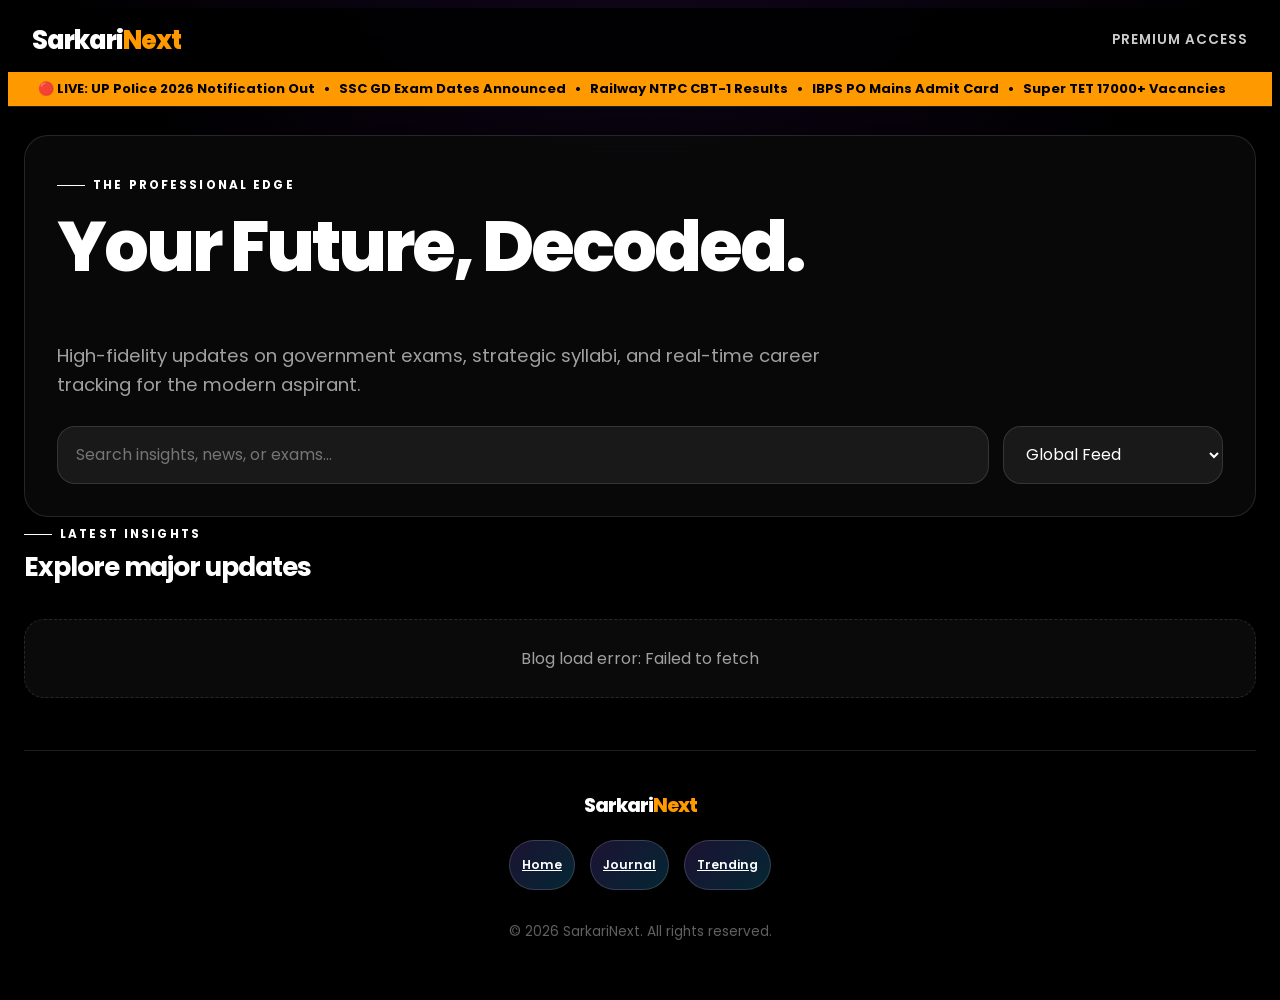
<file: blog/index.html>
<!DOCTYPE html>
<html lang="en">
<head>
  <meta charset="UTF-8" />
  <meta name="viewport" content="width=device-width, initial-scale=1.0" />
  <title>SarkariNext Blog | Premium Career Insights</title>
  <meta name="description" content="Stay ahead with high-fidelity updates on government exams, syllabi, and trend analysis." />
  <link rel="preconnect" href="https://fonts.googleapis.com" />
  <link rel="preconnect" href="https://fonts.gstatic.com" crossorigin />
  <link href="https://fonts.googleapis.com/css2?family=Poppins:wght@400;500;600;700;800&display=swap" rel="stylesheet" />
  <link rel="stylesheet" href="./blog.css" />
</head>
<body>

  <header class="topbar">
    <div class="navShell">
      <a class="logo" href="../index.html">Sarkari<span>Next</span></a>
      <div style="margin-left: auto; color: #fff; font-weight: 600; font-size: 0.85rem; opacity: 0.8; letter-spacing: 1px;">PREMIUM ACCESS</div>
    </div>
    <!-- LIVE TICKER SYNC -->
    <div class="ticker-row">
      <div class="ticker-track">
        <span>🔴 LIVE: UP Police 2026 Notification Out &nbsp;&nbsp;•&nbsp;&nbsp; SSC GD Exam Dates Announced &nbsp;&nbsp;•&nbsp;&nbsp; Railway NTPC CBT-1 Results &nbsp;&nbsp;•&nbsp;&nbsp; IBPS PO Mains Admit Card &nbsp;&nbsp;•&nbsp;&nbsp; Super TET 17000+ Vacancies</span>
        <span>🔴 LIVE: UP Police 2026 Notification Out &nbsp;&nbsp;•&nbsp;&nbsp; SSC GD Exam Dates Announced &nbsp;&nbsp;•&nbsp;&nbsp; Railway NTPC CBT-1 Results &nbsp;&nbsp;•&nbsp;&nbsp; IBPS PO Mains Admit Card &nbsp;&nbsp;•&nbsp;&nbsp; Super TET 17000+ Vacancies</span>
      </div>
    </div>
  </header>

  <main class="container mainShell">
    <section class="hero reveal">
      <div class="heroCopy">
        <span class="eyebrow">The Professional Edge</span>
        <h1>Your Future, Decoded.</h1>
        <p>High-fidelity updates on government exams, strategic syllabi, and real-time career tracking for the modern aspirant.</p>

        <div class="filters">
          <input id="searchInput" type="text" placeholder="Search insights, news, or exams..." />
          <select id="categorySelect">
            <option value="all">Global Feed</option>
          </select>
        </div>
      </div>
    </section>

    <section class="contentLayoutFull">
      <div class="sectionHead reveal">
        <div>
          <span class="sectionKicker">LATEST INSIGHTS</span>
          <h2>Explore major updates</h2>
        </div>
      </div>

      <div id="blogGrid" class="grid">
        <!-- Dynamic Cards -->
      </div>
    </section>
  </main>

  <footer class="footer">
    <div class="container" style="text-align: center; border-top: 1px solid var(--border); padding-top: 40px;">
      <a class="logo" href="#" style="font-size: 1.2rem; margin-bottom: 20px; display: inline-block;">Sarkari<span>Next</span></a>
      <div style="display: flex; justify-content: center; gap: 15px; margin-bottom: 30px;">
        <a href="../index.html" class="tag">Home</a>
        <a href="./index.html" class="tag">Journal</a>
        <a href="#" class="tag">Trending</a>
      </div>
      <p style="font-size: 0.85rem; opacity: 0.6;">&copy; <span id="year"></span> SarkariNext. All rights reserved.</p>
    </div>
  </footer>

  <script>
    document.getElementById("year").innerText = new Date().getFullYear();
  </script>
  <script src="./blog.js" defer></script>

</body>
</html>
</file>
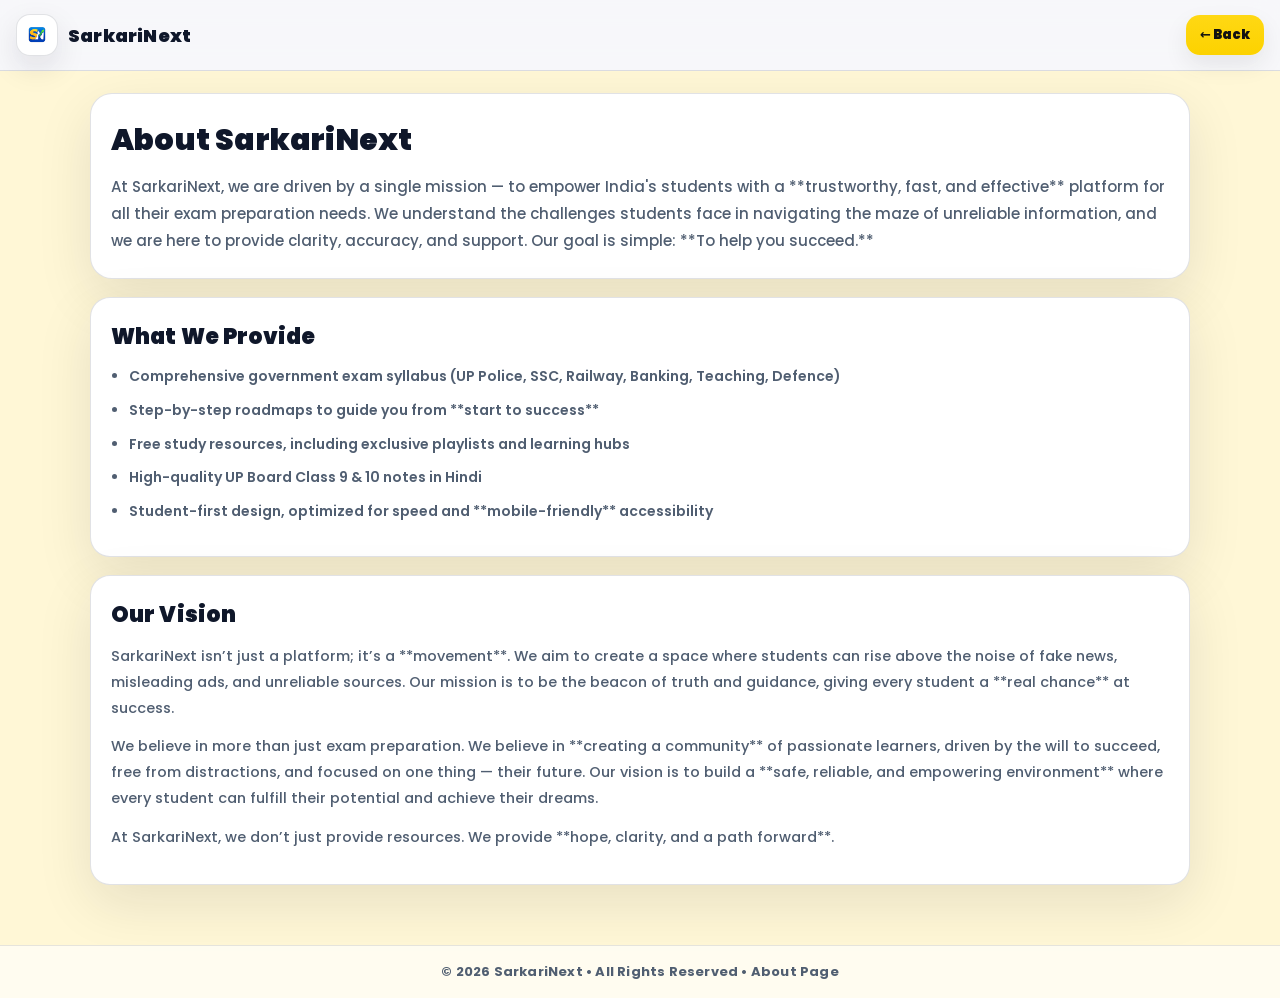
<file: about.html>
<!DOCTYPE html>
<html lang="en">
<head>
  <meta charset="UTF-8" />
  <meta name="viewport" content="width=device-width, initial-scale=1.0" />
  <title>About – SarkariNext</title>
  <link rel="icon" type="image/png" href="./favicon.png" />
  <link href="https://fonts.googleapis.com/css2?family=Poppins:wght@300;400;500;600;700;800&display=swap" rel="stylesheet" />
  <link rel="stylesheet" href="./css/pages.css" />
</head>

<body>

<header class="pg-topbar">
  <div class="pg-brand">
    <img src="./favicon.png" alt="SarkariNext Logo" />
    <span>SarkariNext </span>
  </div>
  <button class="pg-back" onclick="history.back()">← Back</button>
</header>

<main class="pg-wrap">

  <!-- HERO SECTION -->
  <section class="pg-hero">
    <h1>About SarkariNext</h1>
    <p>
      At SarkariNext, we are driven by a single mission — to empower India's students with a **trustworthy, fast, and effective** platform for all their exam preparation needs. We understand the challenges students face in navigating the maze of unreliable information, and we are here to provide clarity, accuracy, and support. Our goal is simple: **To help you succeed.**
    </p>
  </section>

  <!-- WHAT WE PROVIDE SECTION -->
  <section class="pg-card">
    <h2>What We Provide</h2>
    <ul class="pg-list">
      <li>Comprehensive government exam syllabus (UP Police, SSC, Railway, Banking, Teaching, Defence)</li>
      <li>Step-by-step roadmaps to guide you from **start to success**</li>
      <li>Free study resources, including exclusive playlists and learning hubs</li>
      <li>High-quality UP Board Class 9 & 10 notes in Hindi</li>
      <li>Student-first design, optimized for speed and **mobile-friendly** accessibility</li>
    </ul>
  </section>

  <!-- OUR VISION SECTION -->
  <section class="pg-card">
    <h2>Our Vision</h2>
    <p>
      SarkariNext isn’t just a platform; it’s a **movement**. We aim to create a space where students can rise above the noise of fake news, misleading ads, and unreliable sources. Our mission is to be the beacon of truth and guidance, giving every student a **real chance** at success.  
    </p>
    <p>
      We believe in more than just exam preparation. We believe in **creating a community** of passionate learners, driven by the will to succeed, free from distractions, and focused on one thing — their future. Our vision is to build a **safe, reliable, and empowering environment** where every student can fulfill their potential and achieve their dreams.
    </p>
    <p>
      At SarkariNext, we don’t just provide resources. We provide **hope, clarity, and a path forward**.
    </p>
  </section>

</main>

<footer class="pg-footer">
  © 2026 SarkariNext • All Rights Reserved • About Page
</footer>

</body>
</html>
</file>
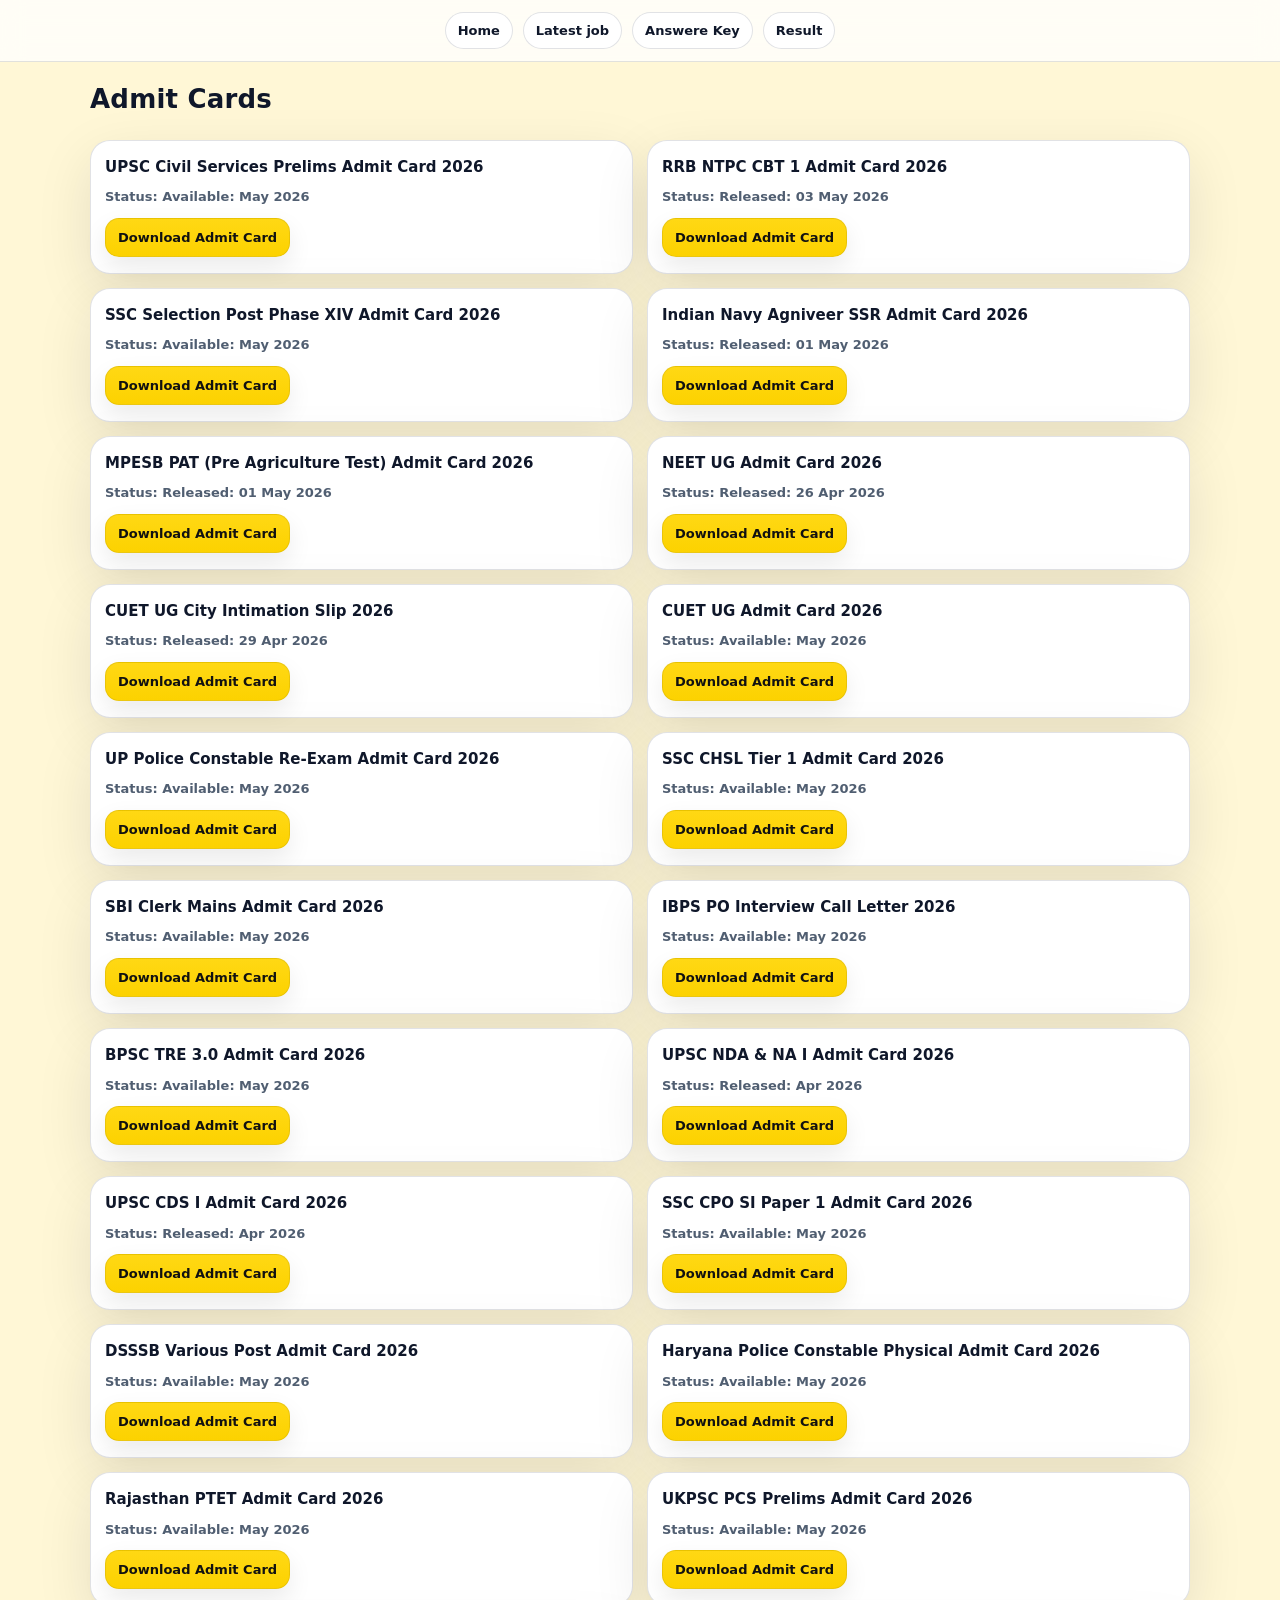
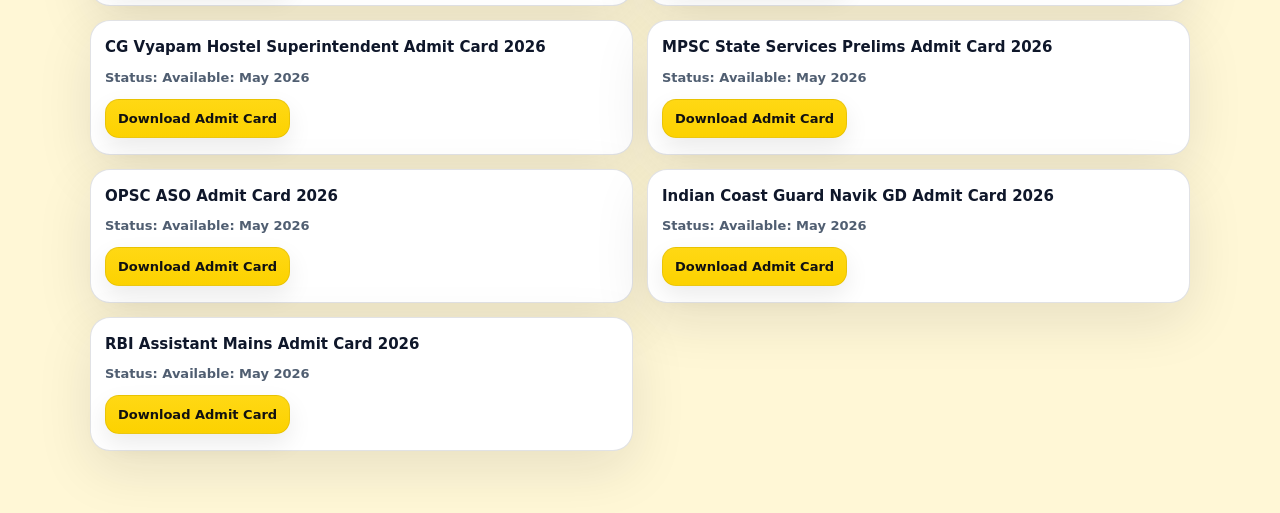
<file: admit.html>
<!DOCTYPE html>
<html lang="en">
<head>
<meta charset="UTF-8">
<title>Admit Card – SarkariNext</title>
<meta name="description" content="Download latest government exam admit cards.">
<link rel="stylesheet" href="./css/sarkaristyle.css">
  <link rel="icon" type="image/png" href="./favicon.png">
</head>
<body>

<header class="top-bar">
   <a href="./index.html">Home</a>
  
<a href="./latest_job.html">Latest job</a>
<a href="./answere_key.html">Answere Key</a>
<a href="./result.html">Result</a>
</header>

<h1 class="page-title"> Admit Cards</h1>
<div id="admitList" class="card-container"></div>

<script src="./js/admit.js" defer></script>
</body>
</html>
</file>
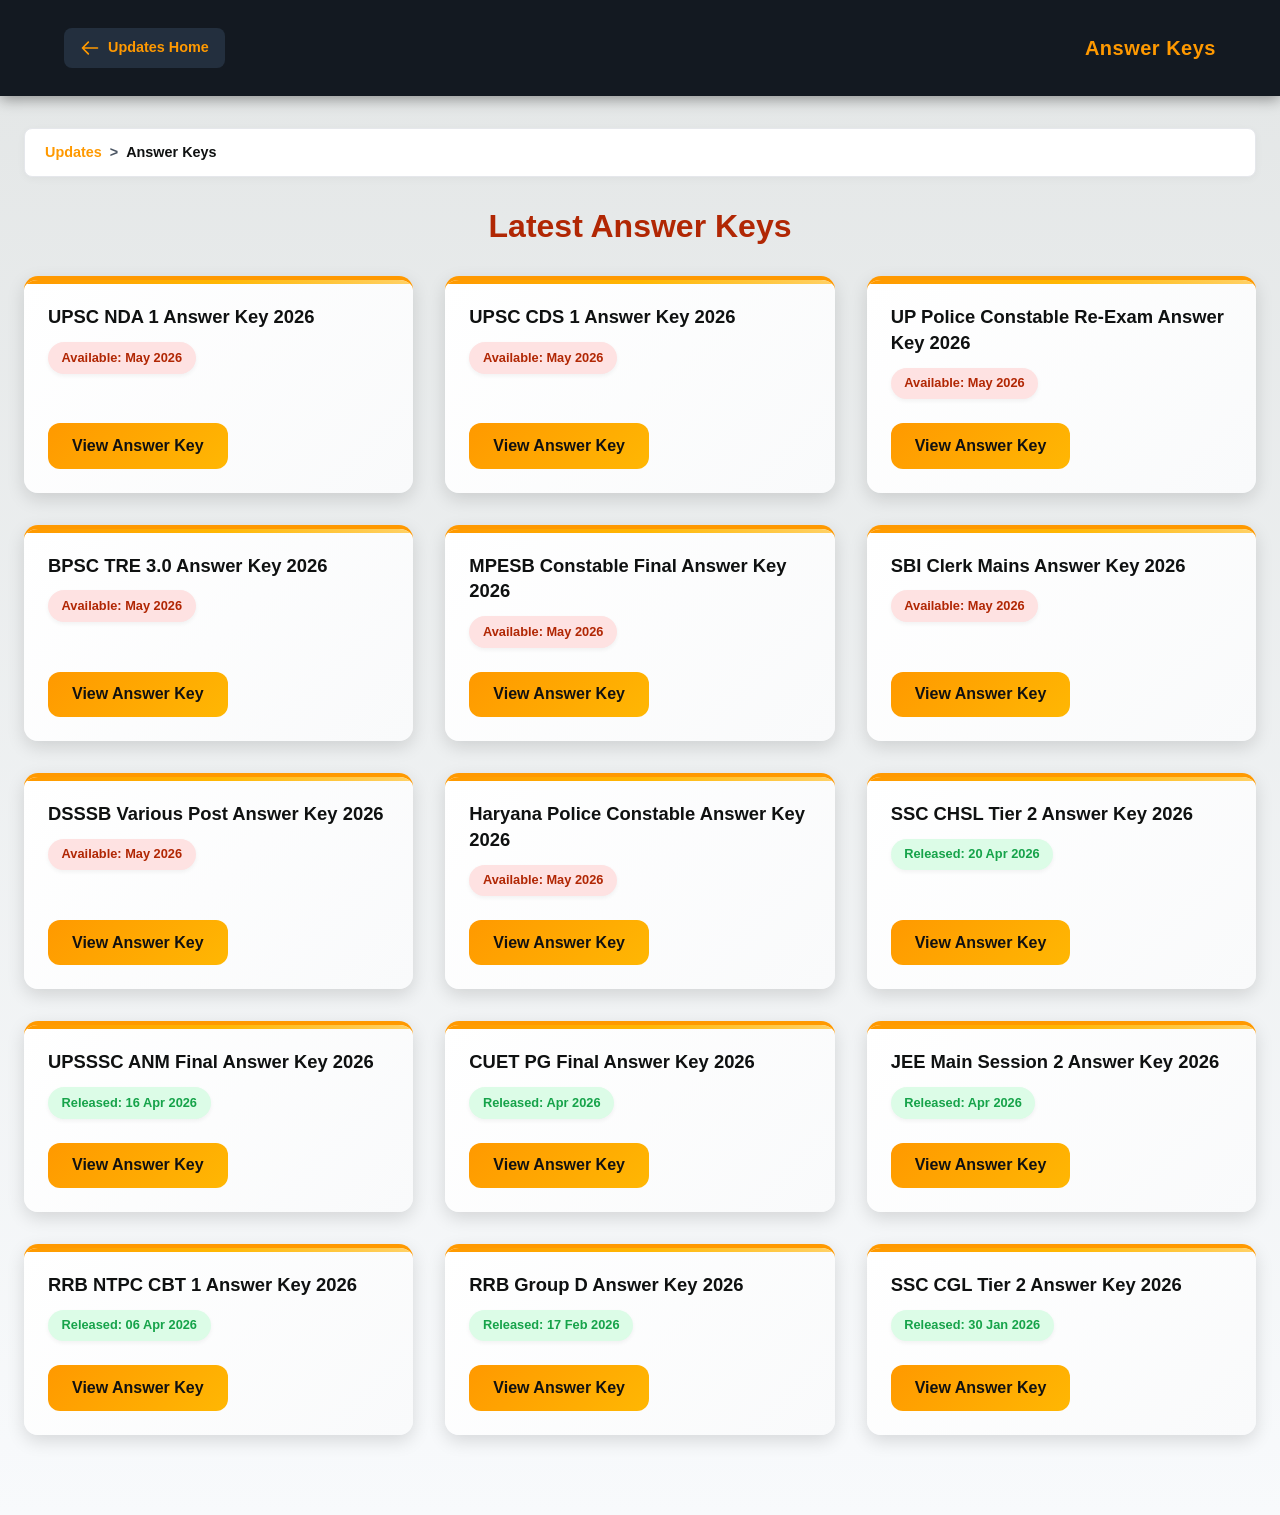
<file: answer.html>
<!DOCTYPE html>
<html lang="en">
<head>
    <meta charset="UTF-8">
    <meta name="viewport" content="width=device-width, initial-scale=1.0">
    <title>Latest Answer Keys - Sarkari Updates</title>
    <link href="https://fonts.googleapis.com/css2?family=Inter:wght@400;500;600;700&display=swap" rel="stylesheet">
    <link rel="stylesheet" href="css/updates.css">
</head>
<body class="updates-body" data-page-type="answer">

    <header class="up-header">
        <a href="updates.html" class="back-btn">
            <svg width="20" height="20" fill="none" stroke="currentColor" viewBox="0 0 24 24"><path stroke-linecap="round" stroke-linejoin="round" stroke-width="2" d="M10 19l-7-7m0 0l7-7m-7 7h18"></path></svg>
            Updates Home
        </a>
        <h1>Answer Keys</h1>
    </header>

    <div class="up-container">
        <div class="breadcrumb">
            <a href="updates.html">Updates</a> > <span>Answer Keys</span>
        </div>
        
        <h1 class="up-page-title">Latest Answer Keys</h1>
        
        <div id="updatesList" class="up-grid">
            <!-- Rendered via list.js -->
        </div>
    </div>

    <!-- Scripts -->
    <script src="js/data.js"></script>
    <script src="js/list.js"></script>
</body>
</html>
</file>
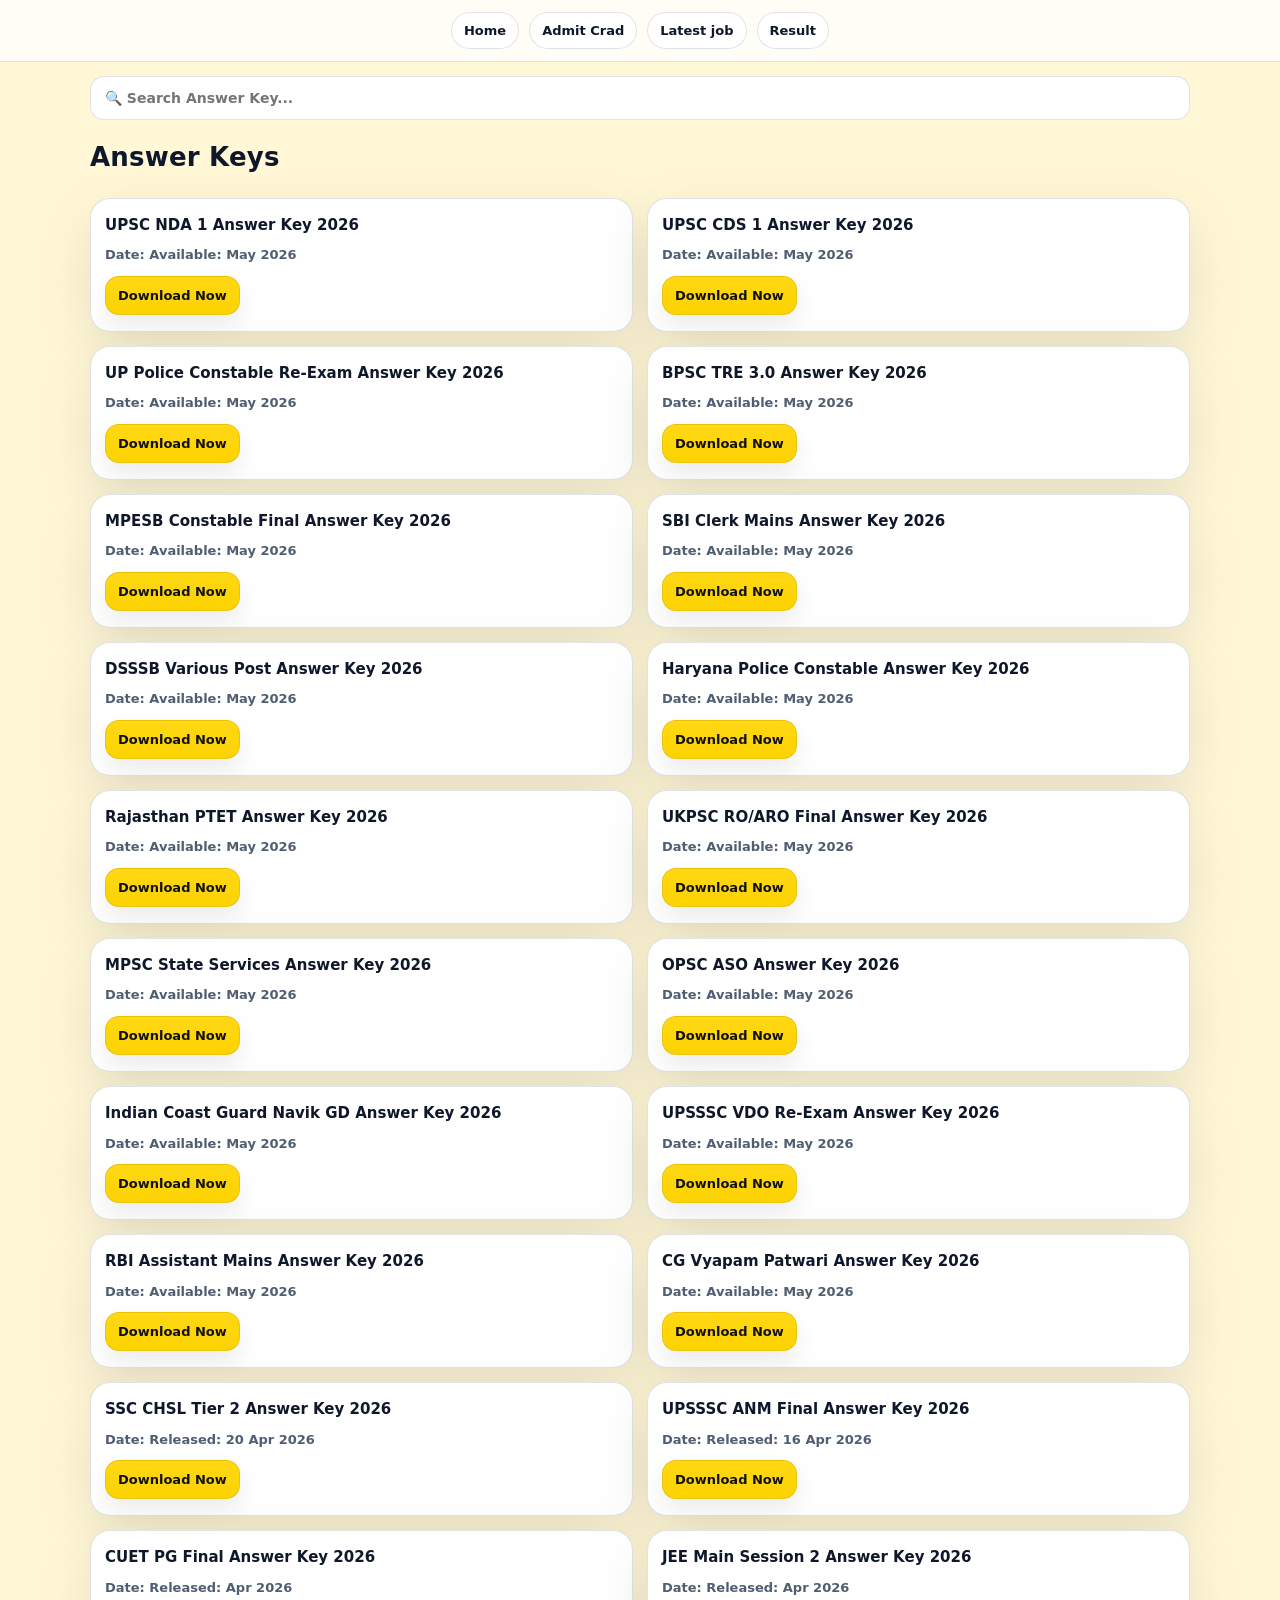
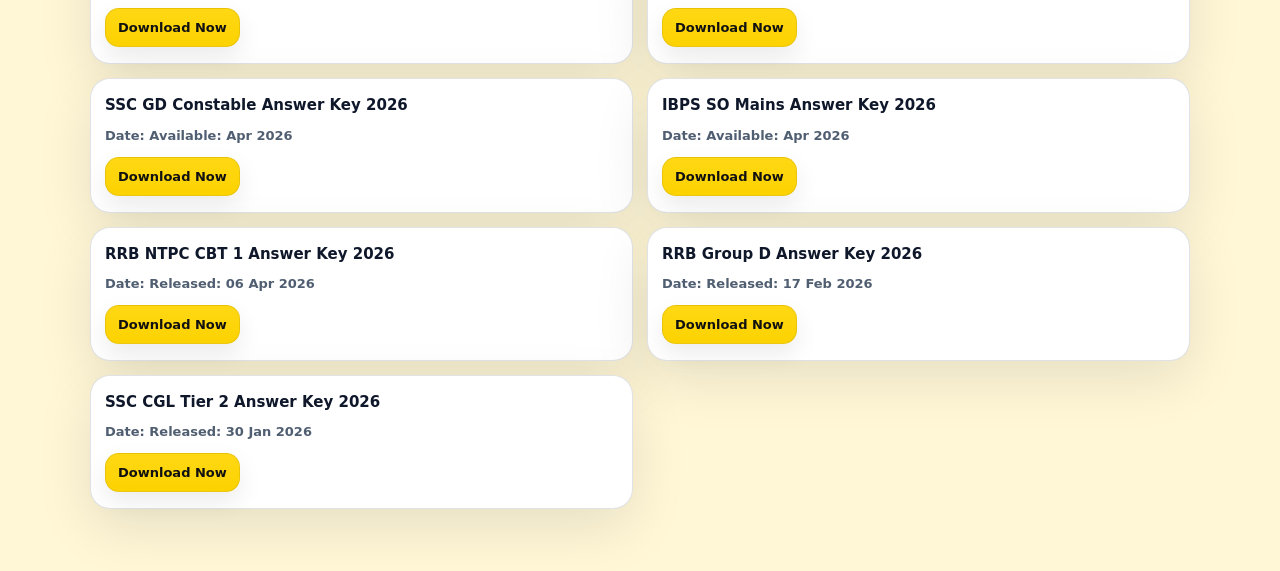
<file: answere_key.html>
<!DOCTYPE html>
<html lang="en">
<head>
<meta charset="UTF-8">
<title>Answer Key – SarkariNext</title>
<meta name="description" content="Latest government exam answer keys.">
<link rel="stylesheet" href="./css/sarkaristyle.css">
  <link rel="icon" type="image/png" href="./favicon.png">
</head>
<body>

<header class="top-bar">

  <a href="./index.html">Home</a>
<a href="./admit.html">Admit Crad</a>
<a href="./latest_job.html">Latest job</a>
<a href="./result.html">Result</a>
</header>
<div class="top-tools">
  <input type="text" id="searchBox" placeholder="🔍 Search Answer Key...">
</div>

<h1 class="page-title"> Answer Keys</h1>
<div id="answerList" class="card-container"></div>

<script src="./js/answere.js" defer></script>
</body>
</html>
</file>
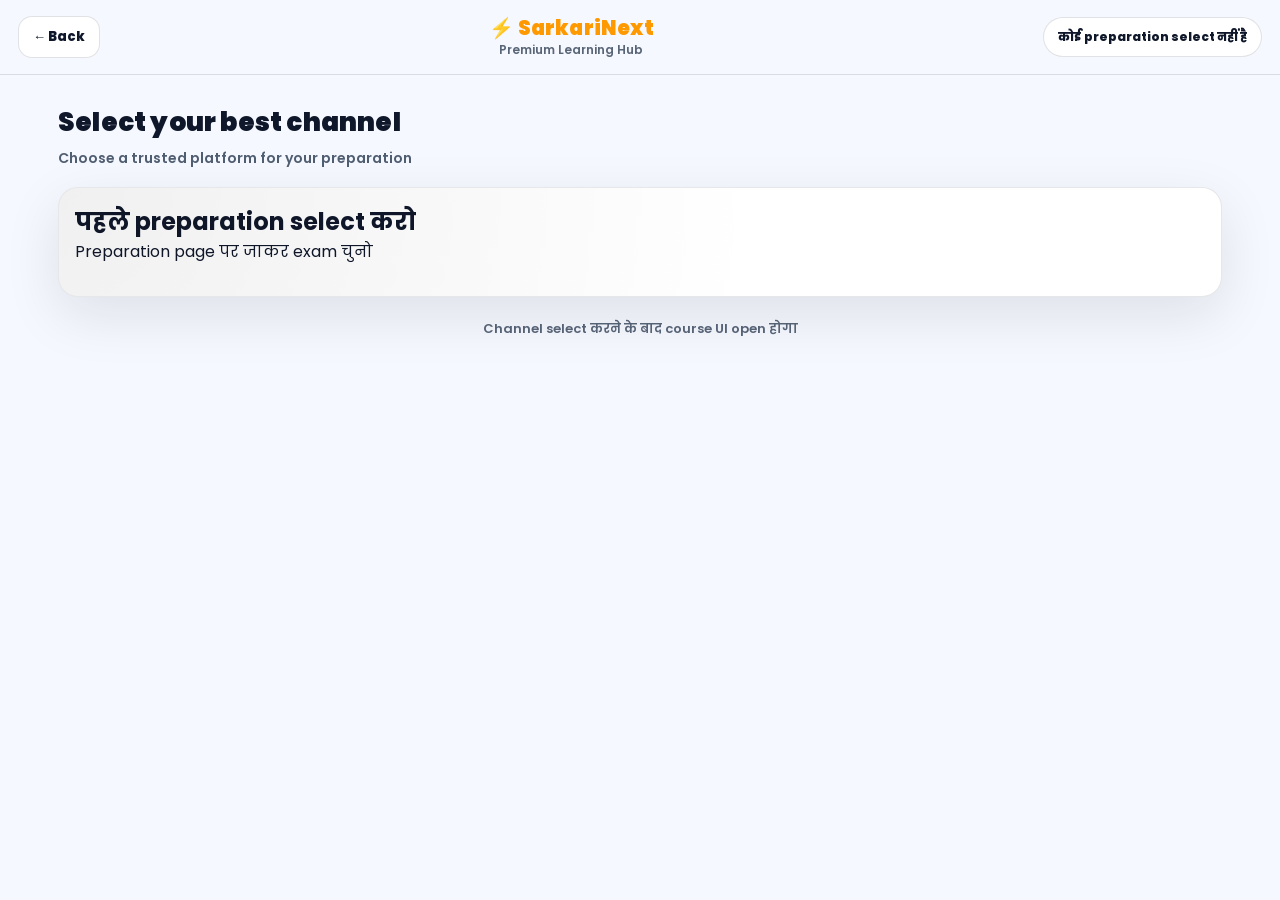
<file: channels.html>
<!DOCTYPE html>
<html lang="en">
<head>
  <meta charset="UTF-8" />
  <title>SarkariNext – Select Channel</title>
  <meta name="viewport" content="width=device-width, initial-scale=1.0, viewport-fit=cover">

  <link href="https://fonts.googleapis.com/css2?family=Poppins:wght@300;400;500;600;700;800;900&display=swap" rel="stylesheet">
  <link rel="stylesheet" href="./css/channels.css">
  <link rel="icon" type="image/png" href="./favicon.png">
</head>

<body>

  <!-- TOP BAR -->
  <header class="topbar">
    <button class="back-btn" onclick="window.location.href='prepare.html'">← Back</button>

    <div class="brand">
      <h1>⚡ SarkariNext</h1>
      <p>Premium Learning Hub</p>
    </div>

    <div id="prepName" class="prep-pill">Loading...</div>
  </header>

  <!-- MAIN -->
  <main class="main">
    <section class="hero">
      <h2>Select your best channel</h2>
      <p>Choose a trusted platform for your preparation</p>
    </section>

    <!-- GRID (ONLY ONE) -->
    <section class="grid" id="channelGrid"></section>

    <div class="note">
      Channel select करने के बाद course UI open होगा
    </div>
  </main>

  <script src="./js/channels.js"></script>
</body>
</html>
</file>
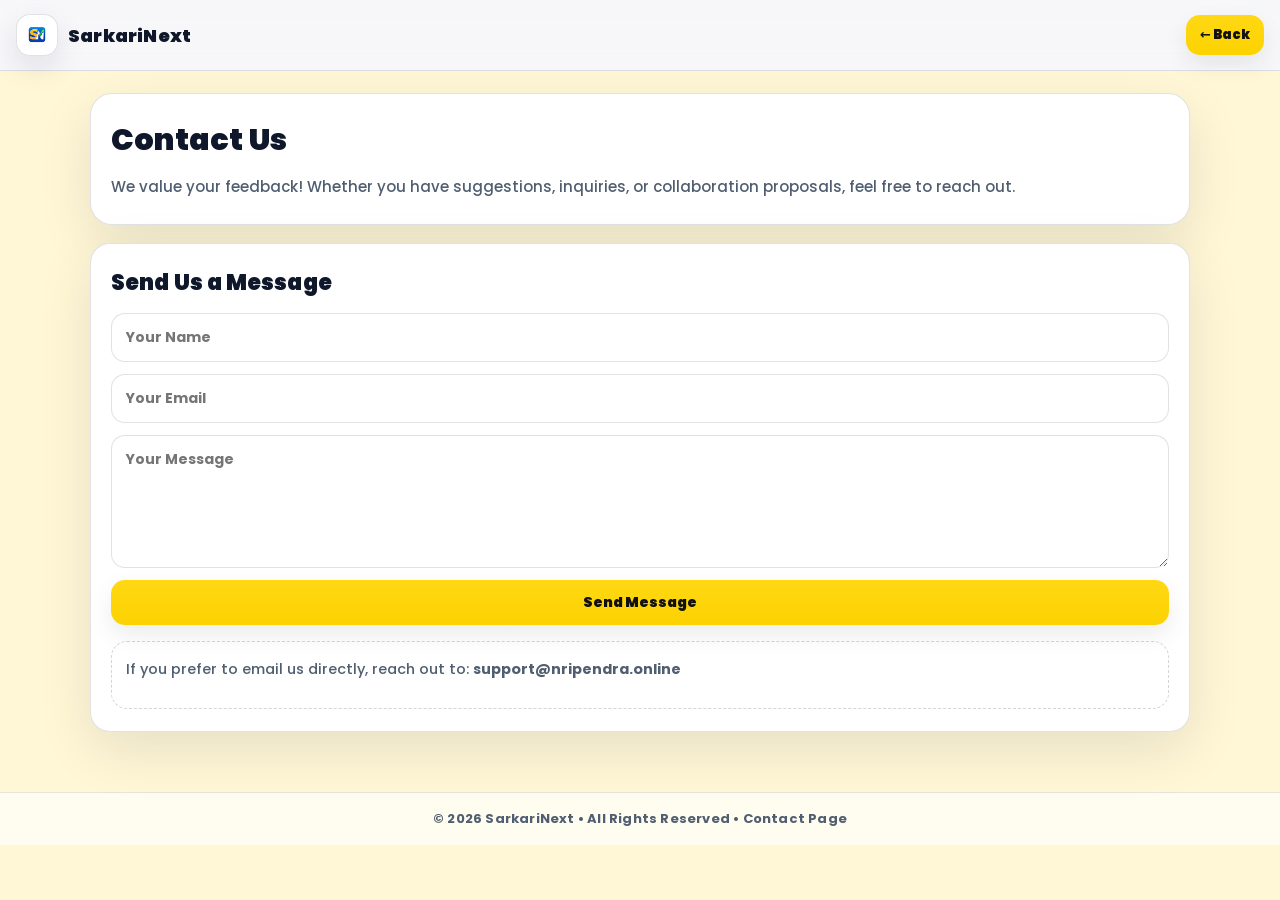
<file: contact.html>
<!DOCTYPE html>
<html lang="en">
<head>
  <meta charset="UTF-8" />
  <meta name="viewport" content="width=device-width, initial-scale=1.0" />
  <title>Contact – SarkariNext</title>

  <meta name="description" content="Contact SarkariNext. Send feedback, suggestions, or collaboration requests." />
  <meta name="robots" content="index, follow" />

  <link rel="canonical" href="https://nripendra.online/contact.html" />
  <link rel="icon" type="image/png" href="./favicon.png" />

  <link href="https://fonts.googleapis.com/css2?family=Poppins:wght@300;400;500;600;700;800&display=swap" rel="stylesheet" />
  <link rel="stylesheet" href="./css/pages.css" />
</head>

<body>

<header class="pg-topbar">
  <div class="pg-brand">
    <img src="./favicon.png" alt="SarkariNext Logo" />
    <span>SarkariNext</span>
  </div>
  <button class="pg-back" onclick="history.back()">← Back</button>
</header>

<main class="pg-wrap">

  <!-- HERO SECTION -->
  <section class="pg-hero">
    <h1>Contact Us</h1>
    <p>
      We value your feedback! Whether you have suggestions, inquiries, or collaboration proposals, feel free to reach out.
    </p>
  </section>

  <!-- MESSAGE FORM SECTION -->
  <section class="pg-card">
    <h2>Send Us a Message</h2>

    <!-- Contact Form -->
    <form class="contact-form" action="javascript:void(0);">
      <input type="text" placeholder="Your Name" required />
      <input type="email" placeholder="Your Email" required />
      <textarea rows="5" placeholder="Your Message" required></textarea>

      <button type="submit">Send Message</button>
    </form>

    <div class="note-box" style="margin-top:16px">
      <p>If you prefer to email us directly, reach out to: <b>support@nripendra.online</b></p>
    </div>

  </section>

</main>

<footer class="pg-footer">
  © 2026 SarkariNext • All Rights Reserved • Contact Page
</footer>

</body>
</html>
</file>
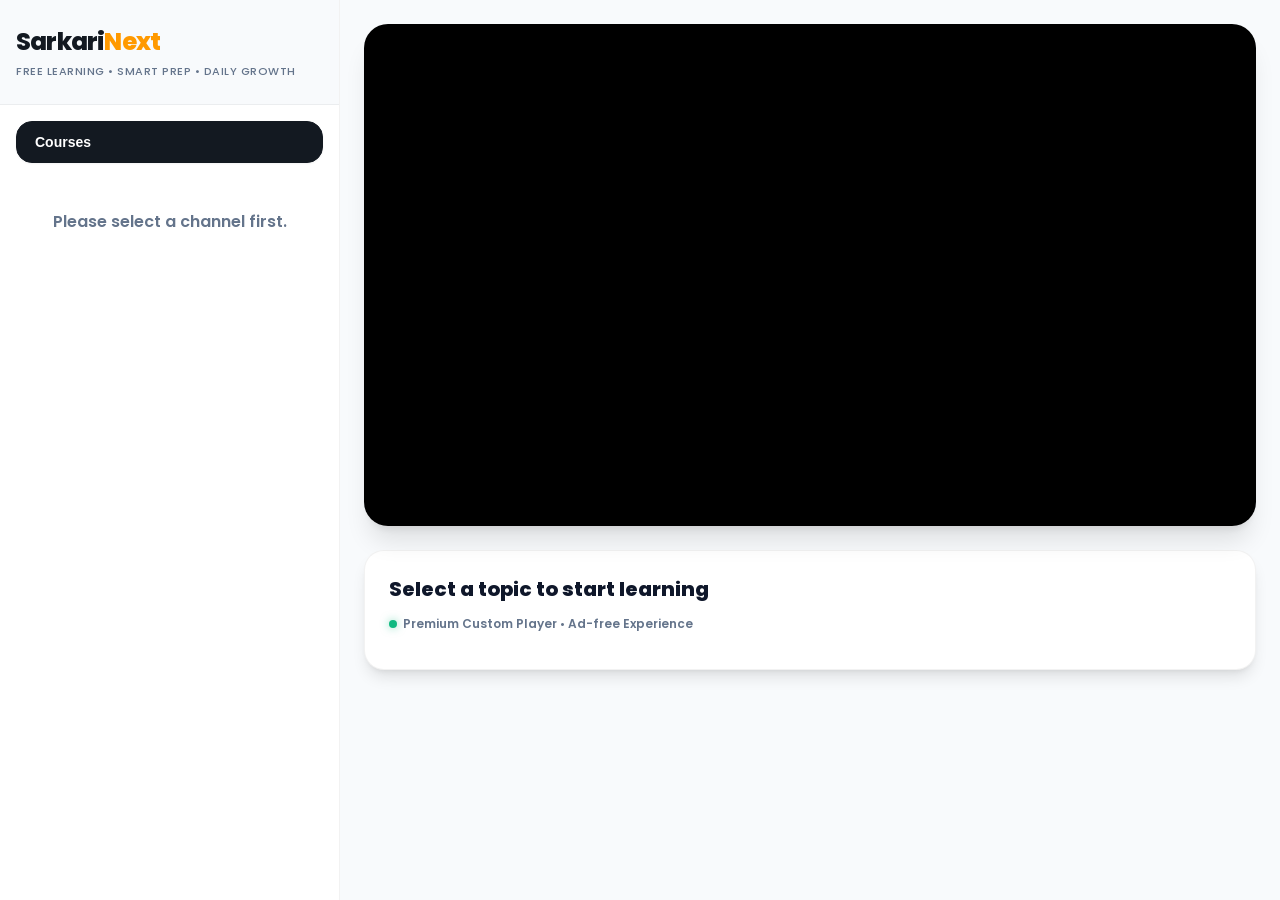
<file: course.html>
<!DOCTYPE html>
<html lang="en">
<head>
  <meta charset="UTF-8" />
  <title>SarkariNext Courses</title>
  <meta name="viewport" content="width=device-width, initial-scale=1.0" />

  <link href="https://fonts.googleapis.com/css2?family=Poppins:wght@300;400;500;600;700;800;900&display=swap" rel="stylesheet" />
  <script src="https://www.youtube.com/iframe_api" async></script>
  <link rel="stylesheet" href="./css/course.css" />
  <link rel="stylesheet" href="./css/mobile-app.css">
  <script src="./js/mobile-app.js" defer></script>
</head>

<body>

  <div class="course-app">

    <!-- LEFT PANEL (Drawer on mobile) -->
    <div class="course-left" id="courseSidebar">

      <div class="brand-box">
        <h2><span class="sarkari-text">Sarkari</span><span class="next-text">Next</span></h2>
        <p>Free learning • Smart prep • Daily growth</p>
      </div>

      <!-- TOP BUTTONS -->
      <div class="left-actions">
        <button class="course-btn active" type="button">Courses</button>
      </div>

      <!-- SUBJECTS / TOPICS -->
      <div id="subjectArea" class="left-subject-area"></div>

    </div>

    <!-- RIGHT PANEL -->
    <div class="course-right">

      <!-- Mobile Header Tools -->
      <div class="mobile-player-header">
        <button id="toggleSidebar" class="toggle-btn">
          <svg width="24" height="24" viewBox="0 0 24 24" fill="none" stroke="currentColor" stroke-width="2" stroke-linecap="round" stroke-linejoin="round"><line x1="3" y1="12" x2="21" y2="12"/><line x1="3" y1="6" x2="21" y2="6"/><line x1="3" y1="18" x2="21" y2="18"/></svg>
          <span>Show Subjects</span>
        </button>
      </div>

      <div class="player-wrap">

        <div class="player-box" id="playerBox">
          <!-- The IFrame will be replaced by YT.Player -->
          <div id="videoPlayer"></div>
          
          <!-- Custom Overlay & Controls -->
          <div class="player-overlay" id="playerOverlay">
            <div class="overlay-center">
              <button class="seek-btn" onclick="seekRelative(-10); event.stopPropagation();">
                <svg width="40" height="40" viewBox="0 0 24 24" fill="currentColor"><path d="M12 5V1L7 6l5 5V7c3.31 0 6 2.69 6 6s-2.69 6-6 6-6-2.69-6-6H4c0 4.42 3.58 8 8 8s8-3.58 8-8-3.58-8-8-8z"/><path d="M10.85 15.28h.81v-3.71h-.05l-1.24.88.42.64.77-.53v2.72zm2.14-2.12c0-.38.07-.7.21-.96.14-.26.33-.45.58-.58.25-.13.54-.19.88-.19.33 0 .61.06.85.19.24.13.43.32.57.58.14.26.21.58.21.96v1.14c0 .38-.07.7-.21.96-.14.26-.33.45-.58.58-.25.13-.54.19-.88.19-.33 0-.61-.06-.85-.19-.24-.13-.43-.32-.57-.58-.14-.26-.21-.58-.21-.96v-1.14zm.83 1.17c0 .31.05.54.14.7.09.16.24.24.44.24.2 0 .34-.08.43-.24.09-.16.14-.39.14-.7v-1.19c0-.31-.05-.54-.14-.7-.09-.16-.24-.24-.43-.24-.2 0-.35.08-.44.24-.09.16-.14.39-.14.7v1.19z"/></svg>
              </button>

              <button id="playPauseCenter" class="center-play-btn">
                <svg class="play-icon" width="40" height="40" viewBox="0 0 24 24" fill="currentColor"><path d="M8 5v14l11-7z"/></svg>
                <svg class="pause-icon hidden" width="40" height="40" viewBox="0 0 24 24" fill="currentColor"><path d="M6 19h4V5H6v14zm8-14v14h4V5h-4z"/></svg>
              </button>

              <button class="seek-btn" onclick="seekRelative(10); event.stopPropagation();">
                <svg width="40" height="40" viewBox="0 0 24 24" fill="currentColor"><path d="M18 13c0 3.31-2.69 6-6 6s-6-2.69-6-6 2.69-6 6-6v4l5-5-5-5v4c-4.42 0-8 3.58-8 8s3.58 8 8 8 8-3.58 8-8h-2z"/><path d="M10.85 15.28h.81v-3.71h-.05l-1.24.88.42.64.77-.53v2.72zm2.14-2.12c0-.38.07-.7.21-.96.14-.26.33-.45.58-.58.25-.13.54-.19.88-.19.33 0 .61.06.85.19.24.13.43.32.57.58.14.26.21.58.21.96v1.14c0 .38-.07.7-.21.96-.14.26-.33.45-.58.58-.25.13-.54.19-.88.19-.33 0-.61-.06-.85-.19-.24-.13-.43-.32-.57-.58-.14-.26-.21-.58-.21-.96v-1.14zm.83 1.17c0 .31.05.54.14.7.09.16.24.24.44.24.2 0 .34-.08.43-.24.09-.16.14-.39.14-.7v-1.19c0-.31-.05-.54-.14-.7-.09-.16-.24-.24-.43-.24-.2 0-.35.08-.44.24-.09.16-.14.39-.14.7v1.19z"/></svg>
              </button>
            </div>
            
            <div class="player-controls">
              <div class="progress-container">
                <div class="progress-bar" id="progressBar">
                  <div class="progress-filled" id="progressFilled"></div>
                  <div class="progress-handle"></div>
                </div>
              </div>
              
              <div class="controls-row">
                <div class="left-controls">
                  <button id="playPauseSmall" class="control-btn">
                    <svg class="play-icon" width="24" height="24" viewBox="0 0 24 24" fill="currentColor"><path d="M8 5v14l11-7z"/></svg>
                    <svg class="pause-icon hidden" width="24" height="24" viewBox="0 0 24 24" fill="currentColor"><path d="M6 19h4V5H6v14zm8-14v14h4V5h-4z"/></svg>
                  </button>
                  <div class="time-display">
                    <span id="currentTime">0:00</span> / <span id="duration">0:00</span>
                  </div>
                </div>
                <div class="right-controls">
                  <button id="fullscreenBtn" class="control-btn">
                    <svg width="20" height="20" viewBox="0 0 24 24" fill="none" stroke="currentColor" stroke-width="2.5" stroke-linecap="round" stroke-linejoin="round"><path d="M8 3H5a2 2 0 0 0-2 2v3m18 0V5a2 2 0 0 0-2-2h-3m0 18h3a2 2 0 0 0 2-2v-3M3 16v3a2 2 0 0 0 2 2h3"/></svg>
                  </button>
                </div>
              </div>
            </div>
          </div>
        </div>

        <div class="player-bottom">
          <div id="videoTitle">Select a topic to start learning</div>
          <p class="player-hint">Premium Custom Player • Ad-free Experience</p>
        </div>

      </div>

    </div>

  </div>

  <script src="./js/course.js"></script>



</body>
</html>
</file>
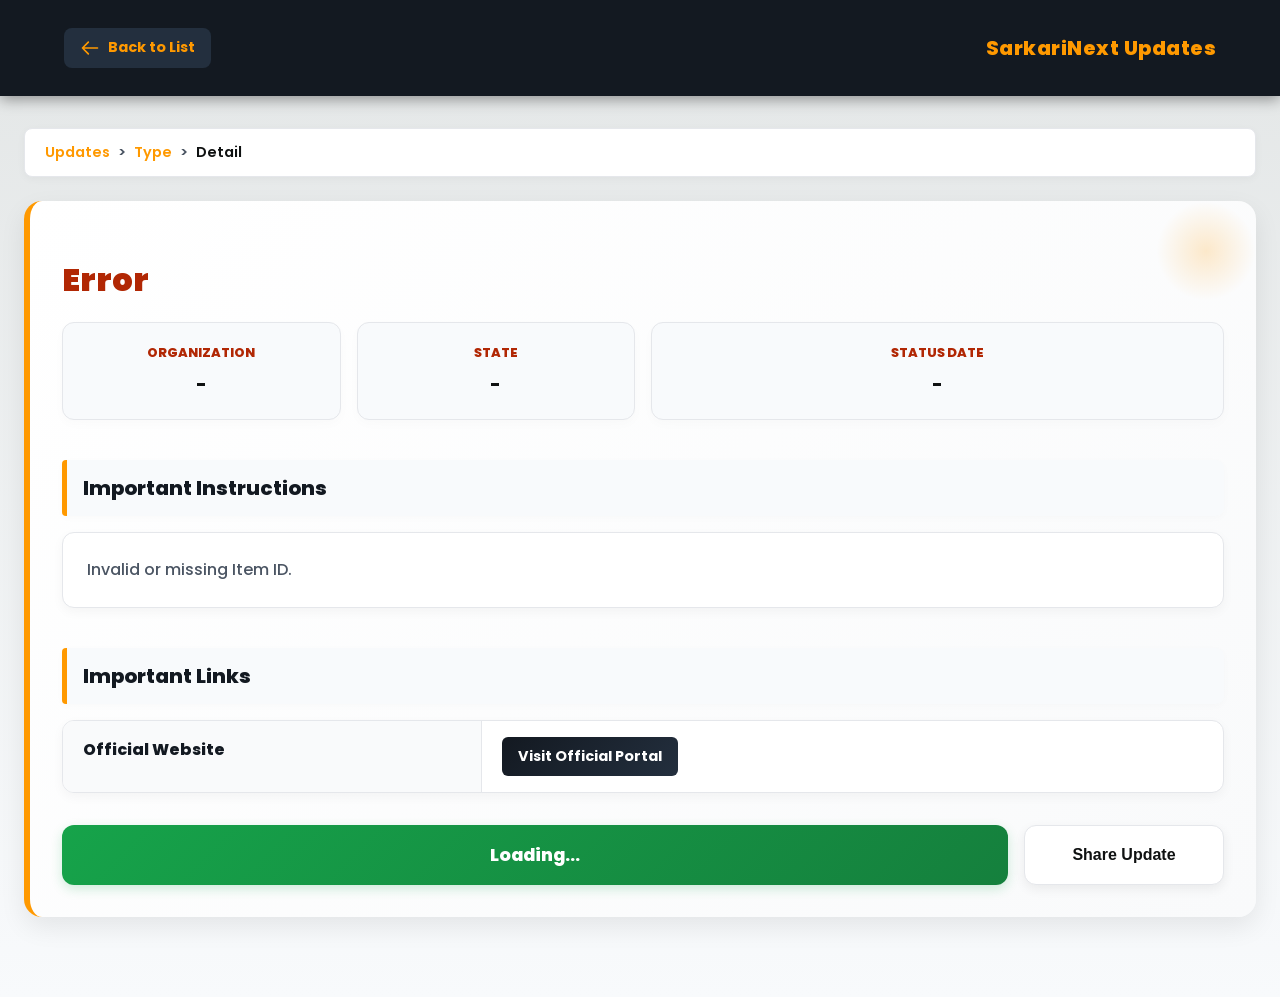
<file: detail.html>
<!DOCTYPE html>
<html lang="en">
<head>
    <meta charset="UTF-8">
    <meta name="viewport" content="width=device-width, initial-scale=1.0">
    <title>Exam Details - Sarkari Updates</title>
    <link href="https://fonts.googleapis.com/css2?family=Poppins:wght@400;500;600;700;800;900&display=swap" rel="stylesheet">
    <link rel="stylesheet" href="css/updates.css">
    <link rel="icon" type="image/png" href="./favicon.png">
</head>
<body class="updates-body">

    <!-- Header -->
    <header class="up-header">
        <a href="updates.html" class="back-btn" id="headerBackBtn">
            <svg width="20" height="20" fill="none" stroke="currentColor" viewBox="0 0 24 24"><path stroke-linecap="round" stroke-linejoin="round" stroke-width="2" d="M10 19l-7-7m0 0l7-7m-7 7h18"></path></svg>
            Back to List
        </a>
        <h1>SarkariNext Updates</h1>
    </header>

    <div class="up-container">
        <!-- Breadcrumb Navigation -->
        <div class="breadcrumb" id="breadcrumb">
            <a href="updates.html">Updates</a> > 
            <a href="#" id="breadcrumbType">Type</a> > 
            <span id="breadcrumbTitle">Detail</span>
        </div>

        <!-- Main Detail Card -->
        <div class="up-detail-card">
            
            <h1 class="up-page-title" id="pageTitle" style="text-align: left; margin-bottom: 1rem;">Loading...</h1>
            <div id="statusBadge" class="status-badge status-success">Loading...</div>

            <!-- Mimicking the view.html 4-card structure -->
            <div class="mini-info">
                <div class="mini-card">
                    <span class="mini-label">Organization</span>
                    <span class="mini-value" id="orgName">-</span>
                </div>
                <div class="mini-card">
                    <span class="mini-label">State</span>
                    <span class="mini-value" id="stateName">-</span>
                </div>
                <div class="mini-card" style="grid-column: span 2;">
                    <span class="mini-label">Status Date</span>
                    <span class="mini-value" id="examDate">-</span>
                </div>
            </div>

            <!-- Important Instructions using new premium styles -->
            <h3 class="sec-title">Important Instructions</h3>
            <div class="detail-table" style="padding: 1.5rem;">
                <p id="descriptionText" style="margin: 0; font-weight: 500; color: var(--up-text-muted);">Loading description...</p>
            </div>

            <!-- Important Links using new premium tables -->
            <h3 class="sec-title">Important Links</h3>
            <div class="detail-table">
              <div class="row">
                <span class="label">Official Website</span>
                <span class="value">
                  <a href="#" id="officialLink" class="link-btn" target="_blank">Visit Official Portal</a>
                </span>
              </div>
            </div>

            <!-- Apply Wrapper matching view.html -->
            <div class="apply-wrap" style="display: flex; gap: 1rem; flex-wrap: wrap;">
                <a href="#" id="mainActionBtn" class="apply-btn" style="flex: 1; min-width: 250px;" target="_blank">Loading...</a>
                <button class="btn btn-secondary share-btn" onclick="sharePage()" style="flex: 0 1 200px;">
                    Share Update
                </button>
            </div>

        </div>
    </div>

    <!-- Scripts -->
    <script src="js/data.js"></script>
    <script src="js/detail.js"></script>
</body>
</html>
</file>
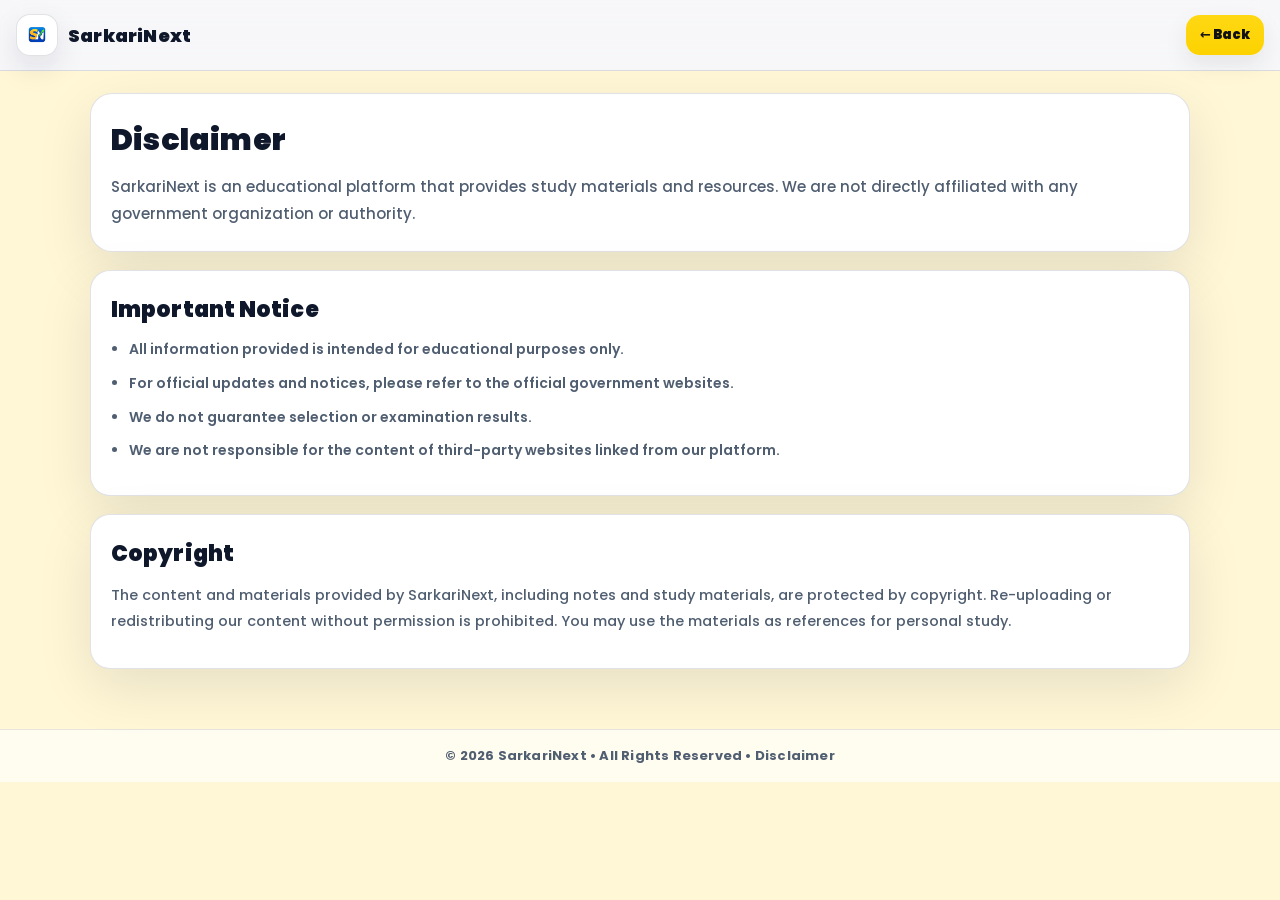
<file: disclaimer.html>
<!DOCTYPE html>
<html lang="en">
<head>
  <meta charset="UTF-8" />
  <meta name="viewport" content="width=device-width, initial-scale=1.0" />
  <title>Disclaimer – SarkariNext</title>

  <meta name="description" content="SarkariNext Disclaimer. We provide educational information and resources and do not represent any government authority." />
  <meta name="robots" content="index, follow" />

  <link rel="canonical" href="https://nripendra.online/disclaimer.html" />
  <link rel="icon" type="image/png" href="./favicon.png" />

  <link href="https://fonts.googleapis.com/css2?family=Poppins:wght@300;400;500;600;700;800&display=swap" rel="stylesheet" />
  <link rel="stylesheet" href="./css/pages.css" />
</head>

<body>

<header class="pg-topbar">
  <div class="pg-brand">
    <img src="./favicon.png" alt="SarkariNext Logo" />
    <span>SarkariNext</span>
  </div>
  <button class="pg-back" onclick="history.back()">← Back</button>
</header>

<main class="pg-wrap">

  <!-- HERO SECTION -->
  <section class="pg-hero">
    <h1>Disclaimer</h1>
    <p>
      SarkariNext is an educational platform that provides study materials and resources. We are not directly affiliated with any government organization or authority.
    </p>
  </section>

  <!-- SECTION 1: IMPORTANT NOTICE -->
  <section class="pg-card">
    <h2>Important Notice</h2>
    <ul class="pg-list">
      <li>All information provided is intended for educational purposes only.</li>
      <li>For official updates and notices, please refer to the official government websites.</li>
      <li>We do not guarantee selection or examination results.</li>
      <li>We are not responsible for the content of third-party websites linked from our platform.</li>
    </ul>
  </section>

  <!-- SECTION 2: COPYRIGHT -->
  <section class="pg-card">
    <h2>Copyright</h2>
    <p>
      The content and materials provided by SarkariNext, including notes and study materials, are protected by copyright. Re-uploading or redistributing our content without permission is prohibited. You may use the materials as references for personal study.
    </p>
  </section>

</main>

<footer class="pg-footer">
  © 2026 SarkariNext • All Rights Reserved • Disclaimer
</footer>

</body>
</html>
</file>
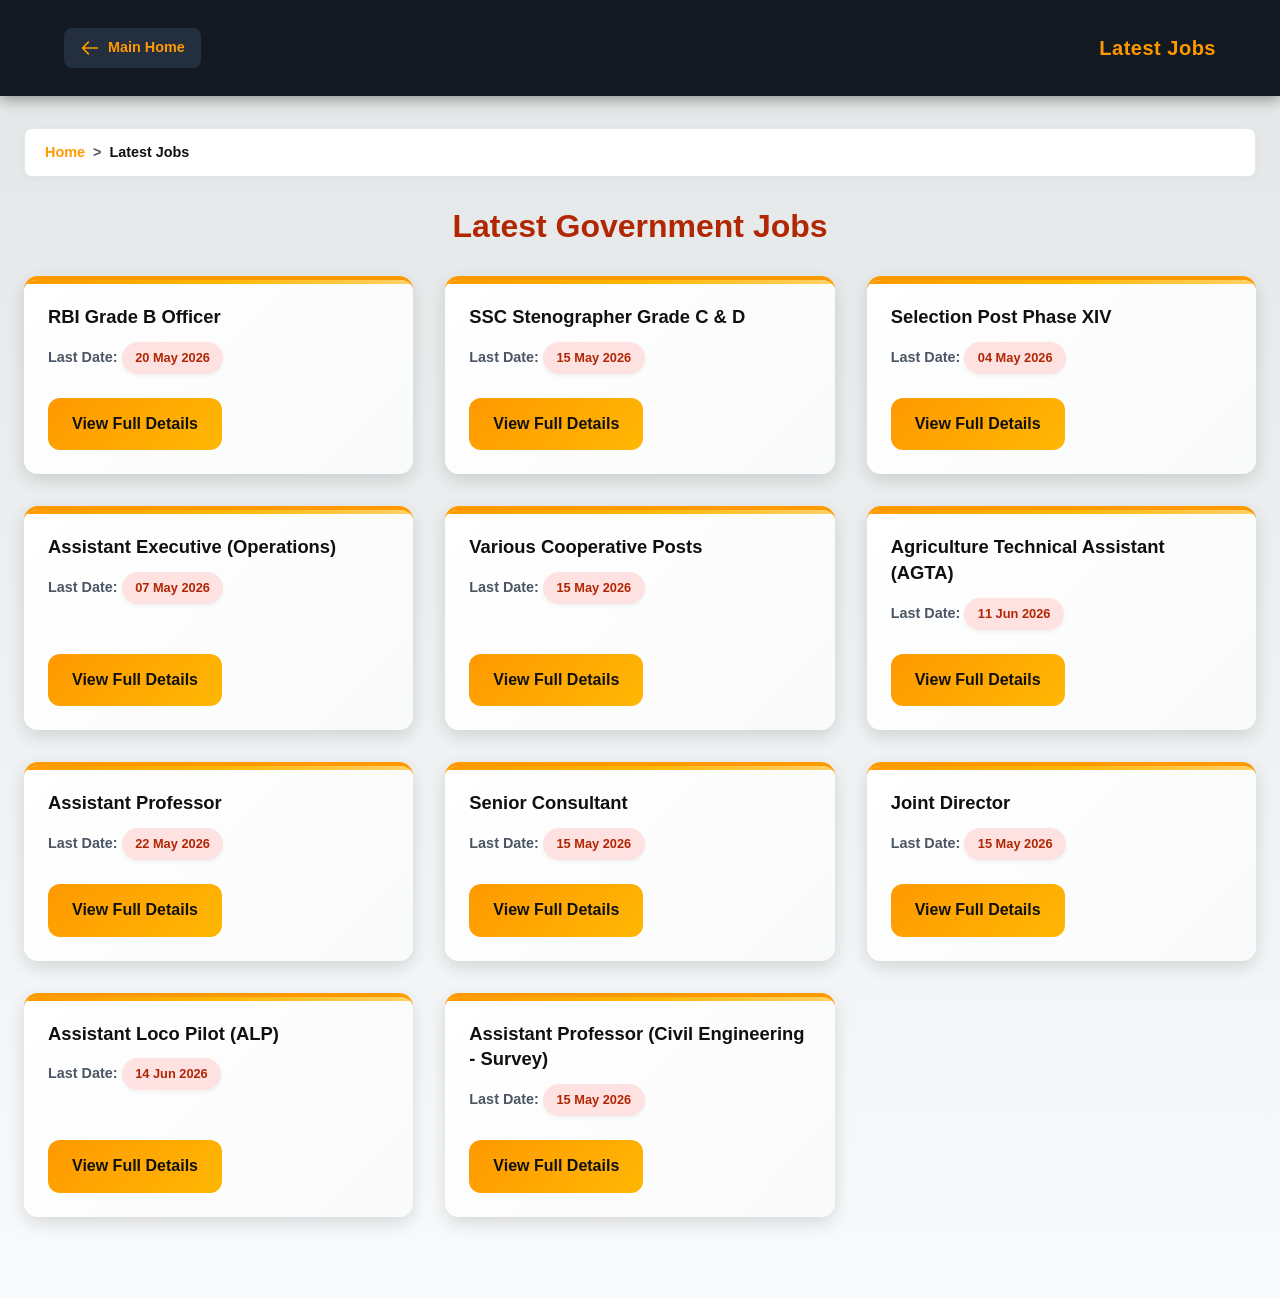
<file: job_detail.html>
<!DOCTYPE html>
<html lang="en">
<head>
<meta charset="UTF-8">
<meta name="viewport" content="width=device-width, initial-scale=1.0">
<title id="pageTitle">Job Details – SarkariNext</title>

<link rel="stylesheet" href="./css/sarkaristyle.css">
<link rel="icon" type="image/png" href="./favicon.png">
</head>

<body>

<header class="top-bar">
  <a href="./index.html">Home</a>
  <a href="./latest_job.html">Latest Jobs</a>
</header>

<section class="detail-wrap">

  <!-- SarkariResult Header -->
  <div class="detail-head">
    <h1>SarkariNext</h1>
    <p>Latest Jobs • Result • Admit Card • Answer Key</p>
  </div>

  <!-- MAIN DETAIL BOX -->
  <div class="detail-box">

    <h2 id="title">Loading...</h2>

    <!-- FULL DETAILS -->
    <div class="detail-table">

      <div class="row">
        <span class="label">Post Date</span>
        <span class="value" id="date">--</span>
      </div>

      <div class="row">
        <span class="label">Organization</span>
        <span class="value" id="org">--</span>
      </div>

      <div class="row">
        <span class="label">Total Posts</span>
        <span class="value" id="posts">--</span>
      </div>

      <div class="row">
        <span class="label">Qualification</span>
        <span class="value" id="qualification">--</span>
      </div>

      <div class="row">
        <span class="label">Age Limit</span>
        <span class="value" id="age">--</span>
      </div>

      <div class="row">
        <span class="label">Last Date</span>
        <span class="value" id="lastDate">--</span>
      </div>

    </div>

    <!-- IMPORTANT NOTE -->
    <div class="note-box">
      <h3>Important Note</h3>
      <p id="note">
        Official notification जरूर पढ़ें। SarkariNext केवल जानकारी देता है।
      </p>
    </div>

    <!-- APPLY BUTTON ALWAYS LAST -->
    <div class="apply-wrap">
      <a id="officialLink" target="_blank" class="apply-btn">
        Apply Online (Official Website)
      </a>
    </div>

  </div>

</section>

<script src="./js/job.js"></script>
</body>
</html>
</file>
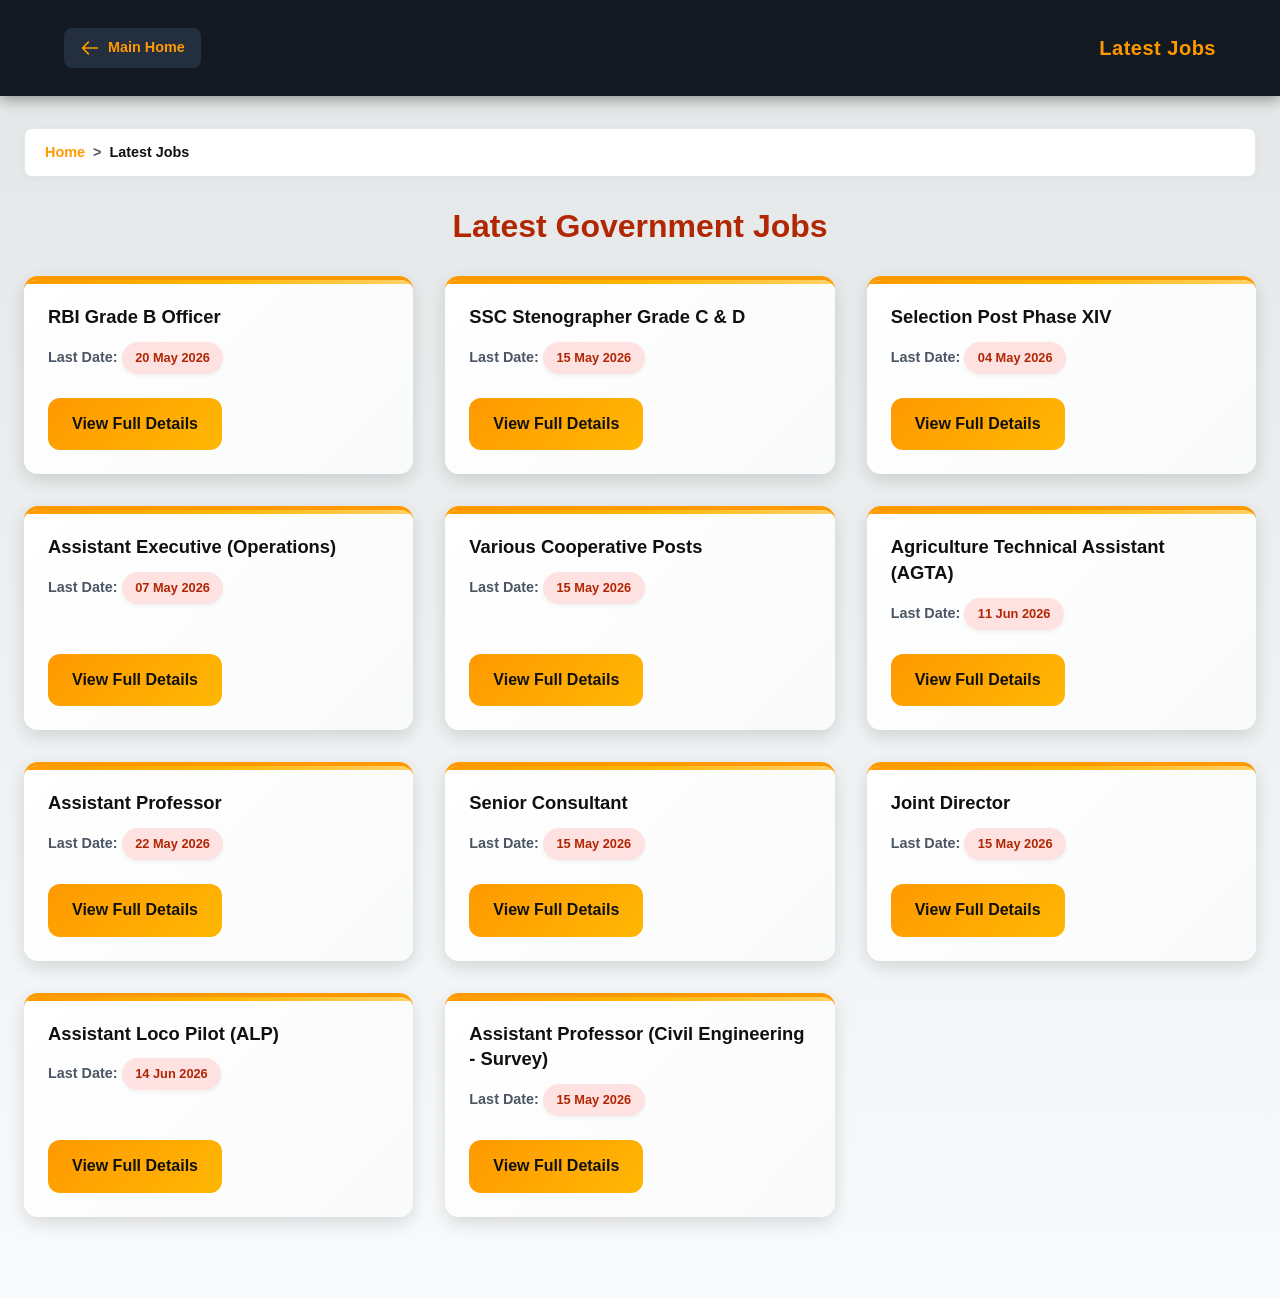
<file: latest_job.html>
<!DOCTYPE html>
<html lang="en">
<head>
    <meta charset="UTF-8">
    <meta name="viewport" content="width=device-width, initial-scale=1.0">
    <title>Latest Jobs - Sarkari Updates</title>
    <link href="https://fonts.googleapis.com/css2?family=Inter:wght@400;500;600;700&display=swap" rel="stylesheet">
    <link rel="stylesheet" href="css/updates.css">
    <link rel="icon" type="image/png" href="./favicon.png" />
</head>
<body class="updates-body">

    <header class="up-header">
        <a href="index.html" class="back-btn">
            <svg width="20" height="20" fill="none" stroke="currentColor" viewBox="0 0 24 24"><path stroke-linecap="round" stroke-linejoin="round" stroke-width="2" d="M10 19l-7-7m0 0l7-7m-7 7h18"></path></svg>
            Main Home
        </a>
        <h1>Latest Jobs</h1>
    </header>

    <div class="up-container">
        <div class="breadcrumb">
            <a href="index.html">Home</a> > <span>Latest Jobs</span>
        </div>
        
        <h1 class="up-page-title">Latest Government Jobs</h1>
        
        <div id="jobList" class="up-grid">
            <!-- Rendered via job.js -->
        </div>
    </div>

    <!-- Scripts -->
    <script src="js/job.js"></script>
</body>
</html>
</file>
<file: blog/blog.css>
:root{
  --bg:#000000;
  --bg-soft:#0a0a0a;
  --panel:rgba(10, 10, 10, .85);
  --panel-strong:rgba(0, 0, 0, .95);
  --surface:rgba(255,255,255,.05);
  --border:rgba(255,255,255,.12);
  --text:#ffffff;
  --muted:#a0a0a0;
  --brand:#ff9900;
  --brand-glow:rgba(255, 153, 0, 0.15);
  --accent-blue:#8a2be2;
  --blue-glow:rgba(138, 43, 226, 0.2);
  --success:#5dffa9;
  --shadow:0 24px 60px rgba(0,0,0,.8);
  --radius:24px;
  --card-radius:20px;
  --transition:.3s cubic-bezier(.22,1,.36,1);
}

/* Force Dark Theme as default sync with nripendra.online */
body{
  min-height:100vh;
  overflow-x:hidden;
  background:
    radial-gradient(circle at 50% -20%, rgba(138, 43, 226, 0.15), transparent 45%),
    #000000;
  color:var(--text);
  font-family:"Poppins", sans-serif;
  transition:background var(--transition), color var(--transition);
  -webkit-font-smoothing: antialiased;
}


img{
  display:block;
  max-width:100%;
}

a{
  color:inherit;
}

button,
input,
select{
  font:inherit;
}

.container{
  width:min(1240px, calc(100% - 32px));
  margin:auto;
}

.pageGlow{
  position:fixed;
  border-radius:999px;
  filter:blur(90px);
  pointer-events:none;
  opacity:.55;
  z-index:-1;
}

.pageGlowOne{
  inset:60px auto auto -80px;
  width:260px;
  height:260px;
  background:rgba(141,91,255,.32);
}

.pageGlowTwo{
  inset:auto -80px 120px auto;
  width:280px;
  height:280px;
  background:rgba(20,194,255,.22);
}

.glassPanel,
.card,
.sidebarCard,
.post,
.postHero,
.heroSpotlight,
.heroCopy,
.themeToggle{
  backdrop-filter:blur(22px);
  -webkit-backdrop-filter:blur(22px);
}

.topbar{
  position:sticky;
  top:0;
  z-index:900;
  background:rgba(0,0,0,0.85);
  backdrop-filter:blur(20px);
  -webkit-backdrop-filter:blur(20px);
  border-bottom:1px solid var(--border);
}

.navShell{
  max-width:1320px;
  margin:0 auto;
  padding:0 24px;
  height:64px;
  display:flex;
  align-items:center;
  gap:24px;
}

.logo{
  text-decoration:none;
  font-size:1.6rem;
  font-weight:800;
  color:#ffffff;
  letter-spacing:-1px;
}

.logo span{
  color:var(--brand);
}

/* MARQUEE STYLE SYNC */
.ticker-row {
  background: var(--brand);
  height: 34px;
  display: flex;
  align-items: center;
  overflow: hidden;
  position: relative;
  z-index: 10;
}
.ticker-track {
  display: flex;
  white-space: nowrap;
  animation: tickerScroll 30s linear infinite;
}
.ticker-track span {
  color: #000;
  font-size: 13px;
  font-weight: 700;
  padding: 0 30px;
}
@keyframes tickerScroll {
  from { transform: translateX(0); }
  to { transform: translateX(-50%); }
}


.nav{
  display:flex;
  flex-wrap:wrap;
  align-items:center;
  gap:8px;
}

.nav a{
  text-decoration:none;
  color:var(--muted);
  padding:10px 16px;
  border-radius:999px;
  transition:transform var(--transition), background var(--transition), color var(--transition), box-shadow var(--transition);
}

.nav a.active,
.nav a:hover{
  color:var(--text);
  background:rgba(255,255,255,.08);
  box-shadow:0 0 0 1px rgba(255,255,255,.08) inset;
  transform:translateY(-1px);
}

.themeToggle{
  display:inline-flex;
  align-items:center;
  gap:10px;
  min-height:48px;
  padding:0 14px;
  border:1px solid var(--border);
  border-radius:999px;
  background:rgba(255,255,255,.06);
  color:var(--text);
  cursor:pointer;
  transition:transform var(--transition), border-color var(--transition), background var(--transition);
}

.themeToggleTrack{
  position:relative;
  width:42px;
  height:24px;
  border-radius:999px;
  background:linear-gradient(120deg, var(--brand), var(--brand-2));
}

.themeToggleThumb{
  position:absolute;
  top:3px;
  left:3px;
  width:18px;
  height:18px;
  border-radius:50%;
  background:#fff;
  transition:transform var(--transition);
}

body[data-theme="light"] .themeToggleThumb{
  transform:translateX(18px);
}

.themeToggleText{
  font-size:.95rem;
  font-weight:600;
}

.mainShell{
  padding:28px 0 40px;
}

.heroGrid{
  display:grid;
  grid-template-columns:minmax(0,1.3fr) minmax(290px,.85fr);
  gap:22px;
  align-items:stretch;
}

.heroCopy,
.heroSpotlight,
.sidebarCard,
.postHero,
.post,
.miniCard{
  position:relative;
  overflow:hidden;
  background:var(--panel);
  border:1px solid var(--border);
  border-radius:var(--radius);
  box-shadow:var(--shadow);
}

.heroCopy{
  padding:32px;
}

.eyebrow,
.sectionKicker,
.heroLabel{
  display:inline-flex;
  align-items:center;
  gap:8px;
  text-transform:uppercase;
  letter-spacing:.18em;
  font-size:.74rem;
  font-weight:700;
  color:var(--brand-2);
}

.eyebrow::before,
.sectionKicker::before{
  content:"";
  width:28px;
  height:1px;
  background:currentColor;
}

.heroCopy h1,
.postHeroCopy h1{
  margin-top:18px;
  font-size:clamp(2.4rem, 6vw, 4.4rem);
  font-weight:800;
  line-height:1;
  letter-spacing:-3px;
  max-width:20ch;
}

.heroCopy p,
.postHeroCopy p{
  margin-top:20px;
  max-width:70ch;
  color:var(--muted);
  font-size:1.15rem;
  line-height:1.6;
}


.heroStats{
  display:grid;
  grid-template-columns:repeat(3, minmax(0,1fr));
  gap:14px;
  margin-top:24px;
}

.heroStats article{
  padding:16px;
  border-radius:18px;
  background:rgba(255,255,255,.05);
  border:1px solid rgba(255,255,255,.08);
}

.heroStats strong{
  display:block;
  font-size:1.3rem;
  font-weight:700;
}

.heroStats span{
  display:block;
  margin-top:6px;
  color:var(--muted);
  font-size:.9rem;
}

.filters{
  display:flex;
  flex-wrap:wrap;
  gap:14px;
  margin-top:26px;
}

.filters input,
.filters select{
  min-height:56px;
  padding:0 18px;
  border-radius:18px;
  border:1px solid var(--border);
  background:rgba(255,255,255,.07);
  color:var(--text);
  outline:none;
  transition:border-color var(--transition), box-shadow var(--transition), background var(--transition);
}

.filters input{
  flex:1 1 280px;
}

.filters select{
  flex:0 0 220px;
}

.filters input:focus,
.filters select:focus{
  border-color:rgba(20,194,255,.5);
  box-shadow:0 0 0 4px rgba(20,194,255,.12);
}

.heroVisual{
  display:grid;
  gap:18px;
}

.heroSpotlight{
  min-height:100%;
  padding:26px;
  background:
    linear-gradient(180deg, rgba(255,255,255,.08), rgba(255,255,255,.03)),
    var(--panel-strong);
}

.heroSpotlight::after,
.sidebarCard::after,
.card::after,
.post::after,
.postHero::after{
  content:"";
  position:absolute;
  inset:auto -40px -60px auto;
  width:180px;
  height:180px;
  border-radius:50%;
  background:radial-gradient(circle, rgba(20,194,255,.18), transparent 70%);
  pointer-events:none;
}

.heroSpotlight h2{
  margin-top:16px;
  font-size:2rem;
  line-height:1.16;
  letter-spacing:-.04em;
}

.heroSpotlight p{
  margin-top:14px;
  color:var(--muted);
  line-height:1.8;
}

.contentLayout,
.postLayout{
  display:grid;
  grid-template-columns:minmax(0,1.35fr) minmax(280px,.7fr);
  gap:22px;
  margin-top:26px;
}

.sectionHead{
  display:flex;
  justify-content:space-between;
  align-items:end;
  gap:18px;
  margin-bottom:16px;
}

.compactHead{
  margin-bottom:18px;
}

.sectionHead h2{
  margin-top:10px;
  font-size:1.65rem;
  line-height:1.06;
  letter-spacing:-.04em;
}

.sectionHead p{
  max-width:34ch;
  color:var(--muted);
  line-height:1.7;
}

.blogFeed{
  min-height:160px;
}

.grid{
  display:grid;
  grid-template-columns:repeat(3, minmax(0,1fr));
  gap:24px;
}

.card,
.miniCard{
  position:relative;
  background:var(--bg-soft);
  border:1px solid var(--border);
  border-radius:var(--card-radius);
  transition:all var(--transition);
}

.card{
  padding:28px;
}

.card:hover,
.miniCard:hover{
  transform:translateY(-10px);
  border-color:var(--accent-blue);
  box-shadow:0 0 30px var(--blue-glow);
}


.card::before,
.miniCard::before{
  content:"";
  position:absolute;
  inset:0;
  border-radius:inherit;
  padding:1px;
  background:linear-gradient(135deg, rgba(141,91,255,.9), rgba(20,194,255,.9), rgba(255,79,195,.75));
  -webkit-mask:linear-gradient(#fff 0 0) content-box, linear-gradient(#fff 0 0);
  -webkit-mask-composite:xor;
  mask-composite:exclude;
  opacity:0;
  transition:opacity var(--transition);
  pointer-events:none;
}

.card:hover::before,
.miniCard:hover::before{
  opacity:1;
}

.cardTop,
.postHead,
.miniTop{
  display:flex;
  flex-wrap:wrap;
  align-items:center;
  gap:10px;
}

.cardTop{
  justify-content:space-between;
  margin-bottom:16px;
}

.tag,
.date,
.views,
.viewsSmall{
  display:inline-flex;
  align-items:center;
  justify-content:center;
  min-height:34px;
  padding:7px 12px;
  border-radius:999px;
  font-size:.76rem;
  font-weight:600;
}

.tag{
  background:linear-gradient(135deg, rgba(141,91,255,.2), rgba(20,194,255,.2));
  color:var(--text);
  border:1px solid rgba(255,255,255,.16);
}

.date,
.views,
.viewsSmall{
  background:rgba(255,255,255,.06);
  color:var(--muted);
  border:1px solid rgba(255,255,255,.10);
}

.title{
  font-size:1.4rem;
  line-height:1.22;
  letter-spacing:-.03em;
}

.excerpt{
  margin-top:12px;
  color:var(--muted);
  line-height:1.8;
  font-size:.98rem;
}

.cardBottom{
  display:flex;
  justify-content:space-between;
  align-items:center;
  gap:12px;
  margin-top:22px;
}

.read,
.trendingLink,
.miniRead{
  display:inline-flex;
  align-items:center;
  gap:8px;
  color:var(--brand-2);
  text-decoration:none;
  font-size:.92rem;
  font-weight:600;
  transition:color var(--transition), transform var(--transition);
}

.read:hover,
.trendingLink:hover,
.miniRead:hover{
  color:var(--brand-3);
  transform:translateX(3px);
}

.sidebar{
  display:grid;
  align-content:start;
  gap:18px;
}

.sidebarCard{
  padding:22px;
}

.trendingList,
.miniGrid{
  display:grid;
  gap:14px;
}

.trendingItem,
.miniCard{
  padding:16px;
  border-radius:18px;
}

.trendingItem h3,
.miniCard h3{
  font-size:1rem;
  line-height:1.45;
}

.trendingMeta,
.miniMeta{
  margin-top:10px;
  color:var(--muted);
  font-size:.84rem;
  line-height:1.6;
}

.featureList{
  padding-left:18px;
  color:var(--muted);
  line-height:1.8;
}

.featureList li + li{
  margin-top:10px;
}

.back{
  display:inline-flex;
  align-items:center;
  gap:10px;
  padding:12px 18px;
  border-radius:999px;
  text-decoration:none;
  background:var(--panel);
  border:1px solid var(--border);
  box-shadow:var(--shadow);
  transition:transform var(--transition), border-color var(--transition);
}

.back:hover{
  transform:translateX(-2px);
  border-color:rgba(20,194,255,.45);
}

.postHero{
  display:grid;
  grid-template-columns:minmax(0,1.05fr) minmax(280px,.95fr);
  gap:22px;
  margin-top:18px;
  padding:24px;
}

.postHeroMedia{
  min-height:340px;
  border-radius:20px;
  overflow:hidden;
  background:rgba(255,255,255,.06);
  border:1px solid rgba(255,255,255,.10);
}

.postHeroMedia img{
  width:100%;
  height:100%;
  object-fit:cover;
}

.post{
  padding:28px;
}

.post h1{
  margin-top:18px;
  font-size:clamp(2rem, 4vw, 3.2rem);
  line-height:1.08;
  letter-spacing:-.04em;
}

.post .excerpt{
  font-size:1rem;
}

.post .content{
  margin-top:24px;
  color:var(--text);
  line-height:1.95;
  font-size:1rem;
}

.post .content > * + *{
  margin-top:1.1em;
}

.post .content h2,
.post .content h3,
.post .content h4{
  margin-top:1.8em;
  line-height:1.2;
  letter-spacing:-.03em;
}

.post .content h2{font-size:1.8rem;}
.post .content h3{font-size:1.4rem;}

.post .content p,
.post .content li{
  color:var(--muted);
}

.post .content ul,
.post .content ol{
  padding-left:1.3rem;
}

.post .content blockquote{
  padding:18px 20px;
  border-left:3px solid var(--brand-2);
  background:rgba(255,255,255,.05);
  border-radius:0 16px 16px 0;
}

.post .content a{
  color:var(--brand-2);
}

.post .content img{
  width:100%;
  max-height:520px;
  object-fit:cover;
  border-radius:20px;
  margin:0 auto 28px;
  box-shadow:var(--shadow);
}

.post .content figure{
  margin:0 0 28px;
}

.post .content figcaption{
  margin-top:10px;
  text-align:center;
  color:var(--muted);
  font-size:.9rem;
}

.footer{
  padding:12px 0 36px;
}

.footerInner{
  display:flex;
  justify-content:space-between;
  align-items:end;
  gap:18px;
  padding:20px 24px;
  border:1px solid var(--border);
  border-radius:28px;
  background:var(--panel);
  box-shadow:var(--shadow);
}

.footer strong{
  display:block;
  font-size:1rem;
}

.footer p{
  color:var(--muted);
  line-height:1.7;
}

.empty{
  grid-column:1 / -1;
  padding:26px;
  border:1px dashed var(--border);
  border-radius:20px;
  background:rgba(255,255,255,.04);
  text-align:center;
  color:var(--muted);
}

.loadingCard{
  position:relative;
  overflow:hidden;
}

.loadingCard::after,
.shimmerWrap::after{
  content:"";
  position:absolute;
  inset:0;
  transform:translateX(-120%);
  background:linear-gradient(90deg, transparent, rgba(255,255,255,.16), transparent);
  animation:shimmer 1.35s infinite;
}

.reveal{
  opacity:0;
  transform:translateY(34px);
  transition:opacity .7s ease, transform .7s ease;
}

.reveal.in-view{
  opacity:1;
  transform:translateY(0);
}

@keyframes shimmer{
  100%{transform:translateX(120%);}
}

@media (prefers-reduced-motion: reduce){
  html{scroll-behavior:auto;}
  *{
    animation:none !important;
    transition:none !important;
  }
  .reveal{
    opacity:1;
    transform:none;
  }
}

@media (max-width: 1100px){
  .contentLayout,
  .postLayout,
  .heroGrid,
  .postHero{
    grid-template-columns:1fr;
  }
}

@media (max-width: 820px){
  .container{
    width:min(100% - 24px, 1240px);
  }

  .navShell,
  .footerInner,
  .sectionHead{
    flex-direction:column;
    align-items:flex-start;
  }

  .heroStats,
  .grid{
    grid-template-columns:1fr;
  }

  .filters select,
  .filters input{
    width:100%;
    flex-basis:100%;
  }
}

@media (max-width: 560px){
  .topbar{
    padding-top:10px;
  }

  .navShell{
    border-radius:26px;
    padding:14px;
  }

  .heroCopy,
  .sidebarCard,
  .post,
  .postHero,
  .footerInner{
    padding:20px;
  }

  .heroCopy h1,
  .postHeroCopy h1{
    max-width:100%;
    font-size:clamp(2rem, 10vw, 3rem);
  }

  .cardBottom,
  .postHead{
    flex-direction:column;
    align-items:flex-start;
  }
}
</file>
<file: css/pages.css>
/* =====================================================
   SARKARINEXT – PAGES.CSS (LIGHT PREMIUM FINAL)
   About / Contact / Disclaimer / Privacy / Team
===================================================== */

:root{
  /* ✅ Light Amazon Cream BG */
  --bg:#fff7d6;

  --card:#ffffff;
  --text:#0f172a;
  --muted:#475569;

  --border:rgba(15,23,42,.12);
  --shadow:0 18px 55px rgba(15,23,42,.10);

  --amazon:#ffd814;
  --amazon-dark:#fcd200;

  --radius:18px;
}

/* ---------- RESET ---------- */
*{
  margin:0;
  padding:0;
  box-sizing:border-box;
  font-family:"Poppins", system-ui, -apple-system, Segoe UI, Roboto, Arial, sans-serif;
  word-wrap:break-word;
  overflow-wrap:break-word;
}

html, body{
  width:100%;
  max-width:100%;
  overflow-x:hidden !important;
}

body{
  min-height:100vh;
  background:var(--bg);
  color:var(--text);
}

/* =====================================================
   TOPBAR
===================================================== */
.pg-topbar{
  position:sticky;
  top:0;
  z-index:9999;

  width:100%;
  padding:14px 16px;

  display:flex;
  align-items:center;
  justify-content:space-between;
  gap:14px;

  background: rgba(246,248,255,.88);
  backdrop-filter: blur(12px);
  border-bottom:1px solid var(--border);
}

.pg-brand{
  display:flex;
  align-items:center;
  gap:10px;
  min-width:0;
}

.pg-brand img{
  width:42px;
  height:42px;
  border-radius:14px;
  background:#fff;
  padding:6px;
  border:1px solid var(--border);
  box-shadow:0 12px 30px rgba(15,23,42,.10);
  flex:0 0 auto;
}

.pg-brand span{
  font-size:18px;
  font-weight:900;
  color:#0f172a;
  letter-spacing:.2px;

  white-space:nowrap;
  overflow:hidden;
  text-overflow:ellipsis;
  max-width:60vw;
}

.pg-back{
  border:none;
  padding:10px 14px;
  border-radius:14px;
  cursor:pointer;

  background:linear-gradient(180deg, var(--amazon), var(--amazon-dark));
  color:#111;
  font-weight:900;
  font-size:13px;

  transition:.2s;
  box-shadow:0 10px 25px rgba(0,0,0,.08);
  -webkit-tap-highlight-color: transparent;
}

.pg-back:hover{
  transform:translateY(-2px);
}

.pg-back:active{
  transform:scale(.98);
}

/* =====================================================
   PAGE WRAP
===================================================== */
.pg-wrap{
  width:min(1100px, 92vw);
  margin:22px auto 60px;
}

/* =====================================================
   HERO
===================================================== */
.pg-hero{
  padding:24px 20px;
  border-radius:22px;
  margin-bottom:18px;

  background: var(--card);
  border:1px solid var(--border);
  box-shadow:var(--shadow);
}

.pg-hero h1{
  font-size:30px;
  font-weight:900;
  margin-bottom:10px;
  letter-spacing:.2px;
}

.pg-hero p{
  font-size:15px;
  line-height:1.8;
  color:rgba(71,85,105,.95);
  font-weight:500;
}

/* =====================================================
   CARDS
===================================================== */
.pg-card{
  padding:22px 20px;
  border-radius:20px;
  margin:18px 0;

  background: var(--card);
  border:1px solid var(--border);
  box-shadow:var(--shadow);

  transition:.2s ease;
}

.pg-card:hover{
  transform:translateY(-4px);
  box-shadow:0 26px 70px rgba(15,23,42,.14);
  border-color:rgba(15,23,42,.16);
}

.pg-card h2{
  font-size:22px;
  font-weight:900;
  margin-bottom:12px;
  color:#0f172a;
  letter-spacing:.1px;
}

.pg-card p{
  font-size:14.5px;
  line-height:1.8;
  color:rgba(71,85,105,.95);
  font-weight:500;
  margin-bottom:12px;
}

/* =====================================================
   LIST
===================================================== */
.pg-list{
  margin-top:10px;
  padding-left:18px;
}

.pg-list li{
  margin:10px 0;
  font-size:14px;
  line-height:1.7;
  color:rgba(71,85,105,.95);
  font-weight:600;
}

/* =====================================================
   LINKS
===================================================== */
.pg-card a{
  color:#0f172a;
  font-weight:800;
  text-decoration:underline;
}

.pg-card a:hover{
  opacity:.85;
}

/* =====================================================
   CONTACT FORM (Contact Page)
===================================================== */
.contact-form{
  display:flex;
  flex-direction:column;
  gap:12px;
  margin-top:14px;
}

.contact-form input,
.contact-form textarea{
  width:100%;
  padding:13px 14px;
  border-radius:14px;
  border:1px solid var(--border);
  background:#fff;
  color:var(--text);
  outline:none;
  font-size:14px;
  font-weight:700;
}

.contact-form input:focus,
.contact-form textarea:focus{
  border-color:rgba(252,208,0,.90);
  box-shadow:0 0 0 3px rgba(252,208,0,.20);
}

.contact-form button{
  border:none;
  border-radius:14px;
  padding:12px 14px;
  font-weight:900;
  cursor:pointer;
  font-size:14px;

  background:linear-gradient(180deg, var(--amazon), var(--amazon-dark));
  color:#111;
  box-shadow:0 10px 25px rgba(0,0,0,.08);
}

.contact-form button:hover{
  transform:translateY(-2px);
}

.note-box{
  padding:14px 14px;
  border-radius:16px;
  background:#ffffff;
  border:1px dashed rgba(15,23,42,.18);
  color:rgba(71,85,105,.95);
  font-weight:700;
}

/* =====================================================
   TEAM PAGE (ORGANIZED)
===================================================== */

/* Badges under hero */
.hero-badges{
  margin-top:14px;
  display:flex;
  gap:10px;
  flex-wrap:wrap;
}

.hero-badges span{
  padding:9px 12px;
  border-radius:999px;
  background:#ffffff;
  border:1px solid var(--border);
  font-weight:900;
  font-size:12px;
  color:#0f172a;
}

/* =========================
   TEAM PAGE (COMPACT + ANIMATED)
========================= */

.team-grid{
  margin-top:16px;
  display:grid;
  grid-template-columns:repeat(2, 1fr);
  gap:14px;
}

.team-card{
  background:#ffffff;
  border:1px solid rgba(15,23,42,.12);
  border-radius:18px;
  padding:14px;
  box-shadow:0 14px 40px rgba(15,23,42,.08);

  display:flex;
  flex-direction:column;
  align-items:center;
  text-align:center;
  gap:8px;

  transition:.25s ease;
}

.team-card:hover{
  transform:translateY(-4px);
  box-shadow:0 22px 60px rgba(15,23,42,.12);
  border-color:rgba(15,23,42,.16);
}

/* Photo frame (smaller + animated) */
.team-photo{
  width:120px;
  height:120px;
  border-radius:16px;
  overflow:hidden;

  border:1px solid rgba(15,23,42,.14);
  background:#f1f5f9;

  display:flex;
  align-items:center;
  justify-content:center;

  transition:.25s ease;
}

/* hover animation on photo frame */
.team-card:hover .team-photo{
  transform:scale(1.05);
  box-shadow:0 16px 35px rgba(15,23,42,.18);
  border-color:rgba(252,208,0,.85);
}

/* Photo */
.team-photo img{
  width:100%;
  height:100%;
  object-fit:cover;
  object-position:center;
  display:block;
}

/* Name */
.team-card h3{
  margin-top:4px;
  font-size:16px;
  font-weight:900;
  color:#0f172a;
}

/* Role */
.team-role{
  font-size:12px;
  font-weight:800;
  color:rgba(71,85,105,.95);
}

/* Bio (optional) */
.team-bio{
  font-size:12.5px;
  line-height:1.65;
  color:rgba(71,85,105,.95);
  font-weight:600;
  max-width:320px;
}

/* Links */
.team-links{
  display:flex;
  gap:8px;
  flex-wrap:wrap;
  justify-content:center;

  /* ✅ GitHub/LinkedIn ka margin photo se kam */
  margin-top:2px;
}

.team-links a{
  text-decoration:none;
  font-weight:900;
  font-size:12px;

  padding:9px 11px;
  border-radius:999px;

  background:#ffffff;
  border:1px solid rgba(15,23,42,.12);
  color:#0f172a;

  transition:.2s;
}

.team-links a:hover{
  transform:translateY(-2px);
  border-color:rgba(15,23,42,.20);
}

/* Mobile */
@media(max-width:900px){
  .team-grid{
    grid-template-columns:1fr;
  }
}

@media(max-width:520px){
  .team-photo{
    width:110px;
    height:110px;
    border-radius:14px;
  }
}

/* CTA Note card */
.pg-note{
  text-align:center;
}

.pg-btn{
  display:inline-flex;
  align-items:center;
  justify-content:center;

  margin-top:12px;
  padding:12px 16px;
  border-radius:999px;

  background:linear-gradient(180deg, var(--amazon), var(--amazon-dark));
  color:#111;
  font-weight:900;
  text-decoration:none;
  border:1px solid rgba(0,0,0,.08);
}

.pg-btn:hover{
  transform:translateY(-2px);
}

/* =====================================================
   FOOTER
===================================================== */
.pg-footer{
  width:100%;
  text-align:center;
  padding:16px 12px;
  margin-top:40px;

  background:rgba(255,255,255,.65);
  border-top:1px solid rgba(15,23,42,.10);

  color:rgba(71,85,105,.95);
  font-size:13px;
  font-weight:700;
  letter-spacing:.2px;
}

/* =====================================================
   MOBILE
===================================================== */
@media(max-width:900px){
  .team-grid{
    grid-template-columns:1fr;
  }
}

@media(max-width:700px){

  .pg-topbar{
    flex-direction:column;
    align-items:flex-start;
    gap:10px;
  }

  .pg-back{
    width:100%;
  }

  .pg-hero h1{
    font-size:24px;
  }

  .pg-card h2{
    font-size:19px;
  }

  .pg-hero,
  .pg-card{
    padding:18px 16px;
    border-radius:18px;
  }

  .pg-wrap{
    width:94vw;
  }

  .team-photo{
    height:200px;
  }
}

/* iPhone zoom fix */
input, select, textarea, button{
  font-size:16px;
}
</file>
<file: css/sarkaristyle.css>
/* =========================================================
   SARKARINEXT – UNIVERSAL PAGES CSS (RESULT STYLE)
   Works for:
   - admit-card.html
   - result.html
   - answer-key.html
   - job-details.html
========================================================= */

:root{
  --bg:#fff7d6;                 /* Light Amazon cream */
  --card:#ffffff;
  --text:#0f172a;
  --muted:#475569;

  --border:rgba(15,23,42,.12);
  --shadow:0 18px 55px rgba(15,23,42,.10);

  --amazon:#ffd814;
  --amazon-dark:#fcd200;

  --radius:18px;
}

*{
  margin:0;
  padding:0;
  box-sizing:border-box;
  font-family:"Poppins", system-ui, -apple-system, Segoe UI, Roboto, Arial, sans-serif;
}

html, body{
  width:100%;
  max-width:100%;
  overflow-x:hidden;
}

body{
  min-height:100vh;
  background:var(--bg);
  color:var(--text);
  padding-bottom:50px;
}

/* =========================
   TOP BAR (All pages)
========================= */

.top-bar{
  position:sticky;
  top:0;
  z-index:9999;

  width:100%;
  padding:12px 14px;

  display:flex;
  align-items:center;
  justify-content:center;
  flex-wrap:wrap;
  gap:10px;

  background:rgba(255,255,255,.78);
  backdrop-filter: blur(12px);
  border-bottom:1px solid var(--border);
}

.top-bar a{
  text-decoration:none;
  font-weight:900;
  font-size:13px;

  padding:10px 12px;
  border-radius:999px;

  background:#fff;
  border:1px solid rgba(15,23,42,.12);
  color:#0f172a;

  transition:.2s;
}

.top-bar a:hover{
  transform:translateY(-2px);
}

.top-bar a.active{
  background:linear-gradient(180deg, var(--amazon), var(--amazon-dark));
  border-color:rgba(0,0,0,.08);
  color:#111;
}

/* =========================
   Page Title
========================= */

.page-title{
  width:min(1100px, 92vw);
  margin:22px auto 14px;

  font-size:26px;
  font-weight:900;
  letter-spacing:.2px;
}

/* =========================
   Search Bar (Answer Key)
========================= */

.top-tools{
  width:min(1100px, 92vw);
  margin:14px auto 0;
}

#searchBox{
  width:100%;
  padding:13px 14px;
  border-radius:14px;
  border:1px solid var(--border);
  background:#fff;
  font-size:14px;
  font-weight:800;
  outline:none;
}

#searchBox:focus{
  border-color:rgba(252,208,0,.90);
  box-shadow:0 0 0 3px rgba(252,208,0,.20);
}

/* =========================
   Cards List Layout
========================= */

.card-container{
  width:min(1100px, 92vw);
  margin:0 auto;
  padding:12px 0;

  display:grid;
  grid-template-columns:repeat(2, 1fr);
  gap:14px;
}

/* One Card (Result/Admit/Answer) */
.card{
  background:var(--card);
  border:1px solid var(--border);
  border-radius:20px;
  padding:16px 14px;
  box-shadow:var(--shadow);

  transition:.2s ease;
}

.card:hover{
  transform:translateY(-4px);
  box-shadow:0 26px 70px rgba(15,23,42,.14);
  border-color:rgba(15,23,42,.16);
}

.card h3{
  font-size:15px;
  font-weight:900;
  margin-bottom:10px;
  line-height:1.35;
}

.card p{
  font-size:13px;
  font-weight:700;
  color:rgba(71,85,105,.95);
  line-height:1.6;
  margin-bottom:10px;
}

/* Buttons inside cards */
.card a{
  display:inline-flex;
  align-items:center;
  justify-content:center;

  text-decoration:none;
  font-weight:900;
  font-size:13px;

  padding:11px 12px;
  border-radius:14px;

  background:linear-gradient(180deg, var(--amazon), var(--amazon-dark));
  color:#111;
  border:1px solid rgba(0,0,0,.08);

  box-shadow:0 10px 25px rgba(0,0,0,.08);
  transition:.2s;
}

.card a:hover{
  transform:translateY(-2px);
}

/* =========================
   JOB DETAILS PAGE
========================= */

.detail-wrap{
  width:min(1100px, 92vw);
  margin:18px auto 0;
}

.detail-head{
  text-align:center;
  padding:18px 16px;
  border-radius:22px;

  background:#fff;
  border:1px solid var(--border);
  box-shadow:var(--shadow);

  margin-bottom:16px;
}

.detail-head h1{
  font-size:28px;
  font-weight:900;
  margin-bottom:6px;
}

.detail-head p{
  font-size:13.5px;
  font-weight:800;
  color:rgba(71,85,105,.95);
}

/* Main detail box */
.detail-box{
  background:#fff;
  border:1px solid var(--border);
  border-radius:22px;
  padding:18px 16px;
  box-shadow:var(--shadow);
}

.detail-box h2{
  font-size:20px;
  font-weight:900;
  margin-bottom:14px;
  line-height:1.35;
}

/* Table style */
.detail-table{
  display:flex;
  flex-direction:column;
  gap:10px;
  margin-bottom:14px;
}

.detail-table .row{
  display:flex;
  justify-content:space-between;
  gap:12px;

  padding:12px 12px;
  border-radius:16px;

  background:rgba(15,23,42,.03);
  border:1px solid rgba(15,23,42,.08);
}

.detail-table .label{
  font-weight:900;
  font-size:13px;
  color:#0f172a;
}

.detail-table .value{
  font-weight:900;
  font-size:13px;
  color:rgba(71,85,105,.95);
  text-align:right;
}

/* Note box */
.note-box{
  padding:14px 14px;
  border-radius:18px;
  background:#ffffff;
  border:1px dashed rgba(15,23,42,.18);
  margin:14px 0;
}

.note-box h3{
  font-size:16px;
  font-weight:900;
  margin-bottom:6px;
}

.note-box p{
  font-size:13.5px;
  font-weight:700;
  line-height:1.7;
  color:rgba(71,85,105,.95);
}

/* Apply button */
.apply-wrap{
  margin-top:10px;
  display:flex;
  justify-content:center;
}

.apply-btn{
  width:100%;
  text-align:center;
  text-decoration:none;

  padding:14px 14px;
  border-radius:18px;

  background:linear-gradient(180deg, var(--amazon), var(--amazon-dark));
  color:#111;

  font-weight:900;
  border:1px solid rgba(0,0,0,.08);
  box-shadow:0 12px 30px rgba(0,0,0,.10);

  transition:.2s;
}

.apply-btn:hover{
  transform:translateY(-2px);
}

/* =========================
   Responsive
========================= */

@media(max-width:900px){
  .card-container{
    grid-template-columns:1fr;
  }
  .page-title{
    font-size:22px;
  }
  .detail-head h1{
    font-size:24px;
  }
}

@media(max-width:520px){
  .top-bar{
    justify-content:flex-start;
  }
}

/* iPhone zoom fix */
input, select, textarea, button{
  font-size:16px;
}
</file>
<file: css/updates.css>
:root {
    --up-primary: #ff9900;
    --up-primary-hover: #e68a00;
    --up-secondary: #131921;
    --up-bg-light: #f8fafc;
    --up-card: #ffffff;
    --up-text: #0f1111;
    --up-text-muted: #4b5563;
    --up-border: #e5e7eb;
    --up-success: #16a34a;
    --up-success-bg: #dcfce7;
    --up-warning: #b12704;
    --up-warning-bg: #fee2e2;
}

body.updates-body {
    margin: 0;
    padding: 0;
    font-family: 'Poppins', 'Segoe UI', Arial, sans-serif;
    background: linear-gradient(180deg, #e3e6e6, #f8fafc);
    color: var(--up-text);
    line-height: 1.6;
    padding-bottom: 3rem;
}

/* Header */
.up-header {
    background-color: var(--up-secondary);
    color: white;
    padding: 1rem 5%;
    box-shadow: 0 3px 14px #0006;
    display: flex;
    align-items: center;
    justify-content: space-between;
    height: 64px;
}

.up-header h1 {
    font-size: 1.25rem;
    font-weight: 800;
    color: var(--up-primary);
    margin: 0;
    letter-spacing: 0.5px;
}

.back-btn {
    color: var(--up-primary);
    text-decoration: none;
    display: flex;
    align-items: center;
    gap: 0.5rem;
    font-size: 0.9rem;
    font-weight: 700;
    padding: 0.5rem 1rem;
    background: #232f3e;
    border-radius: 8px;
    transition: 0.25s ease;
}

.back-btn:hover {
    background: var(--up-primary);
    color: #111;
    transform: translateY(-1px);
    box-shadow: 0 6px 16px #0004;
}

/* Container */
.up-container {
    max-width: 1320px; /* Full screen wide width */
    margin: 2rem auto;
    padding: 0 1.5rem;
    animation: fadeUp 0.45s ease;
}

@keyframes fadeUp {
    from { opacity: 0; transform: translateY(16px); }
    to { opacity: 1; transform: translateY(0); }
}

.up-page-title {
    font-size: 2rem;
    font-weight: 900;
    margin-bottom: 1.5rem;
    text-align: center;
    color: #b12704;
}

/* Grid for list pages */
.up-grid {
    display: grid;
    grid-template-columns: repeat(auto-fill, minmax(320px, 1fr));
    gap: 2rem; /* Larger gap */
}

/* Cards */
.update-card {
    background: linear-gradient(135deg, #ffffff, #f9fafb);
    border-radius: 14px;
    padding: 1.5rem;
    box-shadow: 0 6px 18px #0002;
    border: none;
    border-top: 4px solid var(--up-primary);
    transition: all 0.35s ease;
    display: flex;
    flex-direction: column;
    position: relative;
    overflow: hidden;
}

.update-card::before {
    content: "";
    position: absolute;
    top: 0; left: 0;
    width: 100%; height: 4px;
    background: linear-gradient(90deg, #ff9900, #ffb703, #ffd166);
}

.update-card:hover {
    transform: translateY(-4px) scale(1.01);
    box-shadow: 0 12px 30px #0003;
}

.update-card h3 {
    font-size: 1.15rem;
    font-weight: 800;
    margin: 0 0 0.75rem 0;
    color: var(--up-text);
    line-height: 1.4;
}

.update-card .status-date {
    margin: 0 0 1.5rem 0;
    font-size: 0.9rem;
    font-weight: 600;
    color: var(--up-text-muted);
}

.badge {
    display: inline-block;
    padding: 0.35rem 0.85rem;
    border-radius: 50px;
    font-weight: 700;
    font-size: 0.8rem;
    box-shadow: 0 2px 4px rgba(0,0,0,0.05);
}

.badge-success { background-color: var(--up-success-bg); color: var(--up-success); }
.badge-warning { background-color: var(--up-warning-bg); color: var(--up-warning); }

.card-actions {
    margin-top: auto;
}

/* Detail page specific */
.up-detail-card {
    background: linear-gradient(135deg, #ffffff, #f9fafb);
    border-radius: 18px;
    box-shadow: 0 10px 26px #00000014;
    padding: 2rem;
    border: none;
    border-left: 6px solid var(--up-primary);
    position: relative;
}

.up-detail-card::after {
    content: "";
    position: absolute;
    top: 0; right: 0;
    width: 100px; height: 100px;
    background: radial-gradient(circle, #ff990033, transparent 70%);
}

.status-badge {
    display: inline-block;
    padding: 0.4rem 1.25rem;
    border-radius: 50px;
    font-size: 0.9rem;
    font-weight: 700;
    margin-bottom: 1.5rem;
    box-shadow: 0 2px 6px rgba(0,0,0,0.05);
}

.status-success { background-color: var(--up-success-bg); color: var(--up-success); }
.status-warning { background-color: var(--up-warning-bg); color: var(--up-warning); }

.info-grid {
    display: grid;
    grid-template-columns: 1fr 1fr;
    gap: 1.5rem;
    margin-bottom: 2rem;
}

.info-item {
    background: var(--up-bg-light);
    padding: 1.25rem;
    border-radius: 12px;
    border: 1px solid var(--up-border);
    box-shadow: 0 4px 12px #0001;
}

.info-label {
    font-size: 0.85rem;
    color: var(--up-warning);
    text-transform: uppercase;
    font-weight: 800;
    margin-bottom: 0.35rem;
}

.info-value {
    font-size: 1.05rem;
    font-weight: 700;
    color: var(--up-text);
}

.up-description h3 {
    font-size: 1.25rem;
    font-weight: 800;
    margin: 0 0 0.5rem 0;
    border-bottom: 2px solid var(--up-border);
    padding-bottom: 0.5rem;
    color: var(--up-secondary);
}

.up-description p {
    color: var(--up-text-muted);
    font-weight: 500;
    margin-top: 0.75rem;
    margin-bottom: 2rem;
}

.actions {
    display: flex;
    gap: 1rem;
    flex-wrap: wrap;
    border-top: 2px solid var(--up-border);
    padding-top: 1.5rem;
}

/* Buttons */
.btn {
    padding: 0.85rem 1.5rem;
    border-radius: 12px;
    font-weight: 700;
    font-size: 1rem;
    cursor: pointer;
    text-align: center;
    border: none;
    transition: 0.25s ease;
    text-decoration: none;
    display: inline-block;
    width: 100%;
}

.btn:hover {
    transform: translateY(-2px);
    box-shadow: 0 6px 18px #00000025;
}

.btn-primary {
    background: linear-gradient(135deg, #ff9900, #ffb703);
    color: #111;
}

.btn-primary:hover {
    background: linear-gradient(135deg, #e68a00, #ffa000);
}

.btn-secondary {
    background-color: white;
    color: var(--up-text);
    border: 1px solid var(--up-border);
    box-shadow: 0 4px 12px #0001;
}

.btn-secondary:hover {
    background-color: #f1f5f9;
}

/* Breadcrumb Navigation */
.breadcrumb {
    font-size: 0.9rem;
    color: var(--up-text-muted);
    margin-bottom: 1.5rem;
    display: flex;
    gap: 0.5rem;
    flex-wrap: wrap;
    font-weight: 600;
    background: white;
    padding: 0.75rem 1.25rem;
    border-radius: 8px;
    box-shadow: 0 2px 8px rgba(0,0,0,0.04);
    border: 1px solid var(--up-border);
}

.breadcrumb a {
    color: var(--up-primary);
    text-decoration: none;
    transition: 0.2s;
}

.breadcrumb a:hover {
    color: var(--up-primary-hover);
    text-decoration: underline;
}

.breadcrumb span {
    color: var(--up-text);
}
/* =====================================================
   PREMIUM DETAIL TABLES (For view.html & detail.html)
===================================================== */
.sec-title {
    margin-top: 2.5rem;
    margin-bottom: 1rem;
    font-size: 1.25rem;
    font-weight: 800;
    padding: 0.75rem 1rem;
    background: var(--up-bg-light);
    border-left: 5px solid var(--up-primary);
    border-radius: 4px 8px 8px 4px;
    color: var(--up-secondary);
    box-shadow: 0 2px 8px rgba(0,0,0,0.02);
}

.detail-table {
    background: white;
    border-radius: 12px;
    overflow: hidden;
    box-shadow: 0 4px 12px rgba(0,0,0,0.04);
    border: 1px solid var(--up-border);
    margin-bottom: 1.5rem;
}

.detail-table .row {
    display: flex;
    border-bottom: 1px solid var(--up-border);
    transition: 0.2s;
}

.detail-table .row:last-child {
    border-bottom: none;
}

.detail-table .row:hover {
    background: #fdfdfd;
}

.detail-table .label {
    width: 35%;
    padding: 1rem 1.25rem;
    font-weight: 800;
    background: #f9fafb;
    border-right: 1px solid var(--up-border);
    color: var(--up-secondary);
}

.detail-table .value {
    width: 65%;
    padding: 1rem 1.25rem;
    font-weight: 600;
    color: var(--up-text);
}

.detail-table .value a.link-btn {
    display: inline-flex;
    align-items: center;
    justify-content: center;
    background: linear-gradient(135deg, #131921, #232f3e);
    color: white;
    text-decoration: none;
    padding: 0.5rem 1rem;
    border-radius: 6px;
    font-weight: 700;
    font-size: 0.9rem;
    transition: 0.2s;
}

.detail-table .value a.link-btn:hover {
    transform: translateY(-2px);
    box-shadow: 0 4px 12px rgba(0,0,0,0.15);
}

/* Mini Info (4 boxes) */
.mini-info {
    display: grid;
    grid-template-columns: repeat(auto-fit, minmax(200px, 1fr));
    gap: 1rem;
    margin-bottom: 2rem;
}

.mini-card {
    background: var(--up-bg-light);
    border: 1px solid var(--up-border);
    border-radius: 12px;
    padding: 1.25rem;
    text-align: center;
    box-shadow: 0 4px 12px rgba(0,0,0,0.02);
    transition: 0.3s;
}

.mini-card:hover {
    transform: translateY(-2px);
    box-shadow: 0 6px 16px rgba(0,0,0,0.05);
    border-color: var(--up-primary);
}

.mini-label {
    display: block;
    font-size: 0.8rem;
    font-weight: 800;
    color: var(--up-warning);
    text-transform: uppercase;
    margin-bottom: 0.5rem;
}

.mini-value {
    display: block;
    font-size: 1.1rem;
    font-weight: 800;
    color: var(--up-text);
}

/* Note Box */
.note-box {
    margin-top: 2rem;
    border-left: 5px solid var(--up-warning);
    padding: 1.25rem;
    background: var(--up-warning-bg);
    border-radius: 8px;
}

.note-box h3 {
    font-size: 1.1rem;
    font-weight: 800;
    margin: 0 0 0.5rem 0;
    color: var(--up-warning);
}

.note-box p {
    font-size: 0.95rem;
    font-weight: 600;
    color: var(--up-secondary);
    margin: 0;
}

/* Apply Wrapper */
.apply-wrap {
    margin-top: 2rem;
    text-align: center;
}

.apply-btn {
    display: inline-block;
    width: 100%;
    background: linear-gradient(135deg, #16a34a, #15803d);
    color: white;
    text-decoration: none;
    padding: 1rem 1.5rem;
    border-radius: 12px;
    font-weight: 800;
    font-size: 1.1rem;
    transition: 0.3s;
    box-shadow: 0 4px 12px rgba(22, 163, 74, 0.2);
}

.apply-btn:hover {
    transform: translateY(-2px);
    box-shadow: 0 8px 24px rgba(22, 163, 74, 0.3);
}
@media (min-width: 600px) {
    .btn { width: auto; flex: 1; }
}

@media (max-width: 768px) {
    .detail-table .row {
        flex-direction: column;
    }
    .detail-table .label {
        width: 100%;
        border-right: none;
        border-bottom: 1px solid var(--up-border);
    }
    .detail-table .value {
        width: 100%;
    }
}

@media (max-width: 600px) {
    .info-grid { grid-template-columns: 1fr; }
    .up-detail-card { padding: 1.5rem; }
    .up-page-title { font-size: 1.75rem; }
}
</file>
<file: css/channels.css>
/* =========================================
   CHANNELS PAGE – OLD STYLE (LIGHT THEME)
   Same UI, only colors changed
========================================= */

*{
  margin:0;
  padding:0;
  box-sizing:border-box;
  font-family:Poppins, sans-serif;
  word-wrap:break-word;
  overflow-wrap:break-word;
}

html, body{
  width:100%;
  max-width:100%;
  overflow-x:hidden !important;
}

body{
  background:#f6f8ff;
  color:#0f172a;
}

/* ==========================
   TOPBAR
========================== */
.topbar{
  position:sticky;
  top:0;
  z-index:9999;

  width:100%;
  padding:16px 18px;

  display:flex;
  align-items:center;
  justify-content:space-between;
  gap:14px;

  background:rgba(246,248,255,0.88);
  backdrop-filter: blur(12px);
  border-bottom:1px solid rgba(15,23,42,.12);
}

/* Back button */
.back-btn{
  border:none;
  padding:10px 14px;
  border-radius:14px;
  cursor:pointer;

  background:#ffffff;
  border:1px solid rgba(15,23,42,.12);
  color:#0f172a;

  font-weight:800;
  font-size:13px;

  transition:0.2s;
  -webkit-tap-highlight-color: transparent;
}

.back-btn:hover{
  transform:translateY(-2px);
  border-color:rgba(15,23,42,.20);
}

.back-btn:active{
  transform:scale(.98);
}

/* Brand */
.brand{
  text-align:center;
  line-height:1.1;
}

.brand h1{
  font-size:20px;
  font-weight:900;
  letter-spacing:0.2px;
  color:#ff9900;
}

.brand p{
  margin-top:4px;
  font-size:12px;
  font-weight:600;
  color:rgba(71,85,105,.90);
}

/* Prep pill */
.prep-pill{
  padding:10px 14px;
  border-radius:999px;

  background:#ffffff;
  border:1px solid rgba(15,23,42,.12);

  font-size:12px;
  font-weight:800;
  color:#0f172a;
  white-space:nowrap;
}

/* ==========================
   MAIN AREA
========================== */
.main{
  width:100%;
  max-width:1200px;
  margin:0 auto;
  padding:18px 18px 40px;
}

/* Hero */
.hero{
  margin-top:10px;
  margin-bottom:18px;
  text-align:left;
}

.hero h2{
  font-size:26px;
  font-weight:900;
  letter-spacing:0.2px;
}

.hero p{
  margin-top:6px;
  font-size:14px;
  font-weight:600;
  color:rgba(71,85,105,.95);
}

/* ==========================
   GRID
========================== */
.grid{
  width:100%;
  display:grid;
  grid-template-columns:repeat(auto-fit, minmax(240px, 1fr));
  gap:16px;
  margin-top:18px;
}

/* ==========================
   CHANNEL CARD
========================== */
.box{
  width:100%;
  min-height:110px;
  padding:16px 16px;
  border-radius:20px;
  cursor:pointer;
  transition:0.25s ease;

  background:#ffffff;
  border:1px solid rgba(15,23,42,.10);
  box-shadow:0 18px 55px rgba(15,23,42,.10);

  position:relative;
  overflow:hidden;
}

/* shine */
.box::before{
  content:"";
  position:absolute;
  inset:0;
  background:radial-gradient(circle at top left, rgba(0,0,0,0.06), transparent 60%);
  pointer-events:none;
}

/* hover */
.box:hover{
  transform:translateY(-6px);
  border-color:rgba(15,23,42,.18);
  box-shadow:0 24px 70px rgba(15,23,42,.14);
}

/* ==========================
   CARD ROW (LOGO + TEXT + ARROW)
========================== */
.card-row{
  display:flex;
  align-items:center;
  justify-content:space-between;
  gap:14px;
}

.ch-logo{
  width:48px;
  height:48px;
  border-radius:16px;
  object-fit:cover;
  background:#f1f5f9;
  border:1px solid rgba(15,23,42,.10);
  flex-shrink:0;
}

.ch-text{
  flex:1;
  min-width:0;
}

.ch-text h2{
  font-size:16px;
  font-weight:900;
  letter-spacing:0.2px;

  white-space:nowrap;
  overflow:hidden;
  text-overflow:ellipsis;
}

.ch-text p{
  margin-top:6px;
  font-size:12px;
  font-weight:600;
  color:rgba(71,85,105,.90);

  white-space:nowrap;
  overflow:hidden;
  text-overflow:ellipsis;
}

.ch-arrow{
  font-size:22px;
  font-weight:900;
  color:rgba(15,23,42,.35);
  transition:0.25s;
}

.box:hover .ch-arrow{
  transform:translateX(4px);
  color:#0f172a;
}

/* ==========================
   NOTE
========================== */
.note{
  text-align:center;
  margin-top:22px;
  font-size:13px;
  font-weight:600;
  color:rgba(71,85,105,.90);
}

/* ==========================
   MOBILE
========================== */
@media(max-width:900px){

  .brand h1{
    font-size:18px;
  }

  .main{
    padding:16px 14px 35px;
  }

  .hero h2{
    font-size:22px;
  }

  .grid{
    grid-template-columns:1fr;
    gap:12px;
  }

  .box{
    min-height:100px;
    border-radius:18px;
  }
}

@media(max-width:520px){
  .topbar{
    flex-direction:column;
    align-items:flex-start;
    gap:10px;
  }

  .back-btn{
    width:100%;
  }

  .prep-pill{
    width:100%;
    text-align:center;
  }
}

/* iPhone zoom fix */
button, input, select{
  font-size:16px;
}
</file>
<file: css/course.css>
/* =========================================
   SarkariNext Course UI (ULTRA-PREMIUM v4.1)
   Glassmorphism + Dynamic Animations + App Experience
   ========================================= */

:root {
  --bg: #f8fafc;
  --glass: rgba(255, 255, 255, 0.7);
  --glass-border: rgba(255, 255, 255, 0.4);
  --panel: #ffffff;
  --card: #ffffff;
  --text: #0f172a;
  --muted: #64748b;
  --royal: #6366f1;
  --royal-dark: #4f46e5;
  --blue: #3b82f6;
  --accent: #f59e0b;
  
  /* Shadows */
  --shadow-sm: 0 1px 2px 0 rgb(0 0 0 / 0.05);
  --shadow-md: 0 4px 6px -1px rgb(0 0 0 / 0.1), 0 2px 4px -2px rgb(0 0 0 / 0.1);
  --shadow-lg: 0 10px 15px -3px rgb(0 0 0 / 0.1), 0 4px 6px -4px rgb(0 0 0 / 0.1);
  --shadow-premium: 0 20px 25px -5px rgb(0 0 0 / 0.1), 0 8px 10px -6px rgb(0 0 0 / 0.1);
  
  --radius-xl: 24px;
  --radius-lg: 20px;
  --radius-md: 16px;
  --radius-sm: 12px;
  
  --ease: cubic-bezier(0.4, 0, 0.2, 1);
}

* { 
  box-sizing: border-box; 
  -webkit-tap-highlight-color: transparent;
}

html, body {
  height: 100%;
  margin: 0;
  padding: 0;
  overflow: hidden;
  font-family: 'Poppins', sans-serif;
  color: var(--text);
  background-color: var(--bg);
}

/* ===============================
   LAYOUT ENGINE
================================ */
.course-app {
  display: grid;
  grid-template-columns: 340px 1fr;
  height: 100vh;
  position: relative;
}

@media (max-width: 1024px) {
  .course-app {
    grid-template-columns: 300px 1fr;
  }
}

@media (max-width: 768px) {
  .course-app {
    display: flex;
    flex-direction: column;
    height: 100vh;
    overflow-y: auto;
  }
}

/* ===============================
   SIDEBAR (LEFT PANEL)
================================ */
.course-left {
  background: var(--panel);
  border-right: 1px solid rgba(0,0,0,0.05);
  display: flex;
  flex-direction: column;
  height: 100vh;
  z-index: 1000;
  transition: transform 0.5s var(--ease), box-shadow 0.5s var(--ease);
  position: relative;
}

@media (max-width: 768px) {
  .course-left {
    position: fixed;
    top: 0;
    left: 0;
    width: 280px;
    transform: translateX(-100%);
    box-shadow: none;
  }
  .course-left.open {
    transform: translateX(0);
    box-shadow: 20px 0 60px rgba(0,0,0,0.15);
  }
}

.brand-box {
  padding: 24px 16px;
  background: var(--bg);
  position: relative;
  overflow: hidden;
  border-bottom: 1px solid rgba(0,0,0,0.05);
}

.brand-box h2 {
  margin: 0;
  font-size: 24px;
  font-weight: 800;
  letter-spacing: -0.8px;
}

.sarkari-text {
  color: #131921; /* Dark for visibility on light background */
}

.next-text {
  color: #ff9900; /* Amazon Orange */
}

.brand-box p {
  margin: 4px 0 0;
  font-size: 11px;
  color: var(--muted);
  font-weight: 500;
  text-transform: uppercase;
  letter-spacing: 0.5px;
}

/* Restoring Course Button */
.left-actions {
  padding: 16px;
  display: flex;
  flex-direction: column;
  gap: 12px;
}

.course-btn {
  width: 100%;
  padding: 12px 18px;
  border-radius: var(--radius-md);
  border: 1px solid rgba(0,0,0,0.05);
  background: #ffffff;
  color: var(--text);
  font-weight: 700;
  font-size: 14px;
  display: flex;
  align-items: center;
  gap: 10px;
  cursor: pointer;
  transition: all 0.2s ease;
  box-shadow: var(--shadow-sm);
}

.course-btn.active {
  background: #131921;
  color: #fff;
  border-color: #131921;
}

.left-subject-area {
  flex: 1;
  overflow-y: auto;
  padding: 10px 16px 80px;
}

/* ===============================
   MAIN CONTENT (STABILIZED)
================================ */
.course-right {
  display: flex;
  flex-direction: column;
  height: 100dvh; /* Use dynamic viewport height */
  overflow-y: auto;
  padding: 24px;
  gap: 24px;
  scroll-behavior: smooth;
}

@media (max-width: 768px) {
  .course-right {
    padding: 0;
    height: auto;
    overflow-y: visible;
  }
}

/* Mobile Header */
.mobile-player-header {
  display: none;
  padding: 12px 16px;
  background: rgba(255, 255, 255, 0.8);
  backdrop-filter: blur(10px);
  border-bottom: 1px solid rgba(0,0,0,0.05);
  position: sticky;
  top: 0;
  z-index: 900;
  align-items: center;
  justify-content: space-between;
}

@media (max-width: 768px) {
  .mobile-player-header {
    display: flex;
  }
}

.toggle-btn {
  display: flex;
  align-items: center;
  gap: 10px;
  background: #131921;
  border: none;
  padding: 8px 16px;
  border-radius: 100px;
  font-weight: 600;
  color: #fff;
  cursor: pointer;
  font-size: 13px;
  transition: transform 0.2s ease;
  box-shadow: 0 4px 12px rgba(0, 0, 0, 0.2);
}

.toggle-btn:active {
  transform: scale(0.95);
}

/* ===============================
   PREMIUM PLAYER SYSTEM
================================ */
.player-wrap {
  width: 100%;
  max-width: 1100px;
  margin: 0 auto;
}

.player-box {
  position: relative;
  width: 100%;
  padding-top: 56.25%;
  background: #000;
  border-radius: var(--radius-xl);
  overflow: hidden;
  box-shadow: var(--shadow-premium);
  transform: translateZ(0); /* Fix for overflow hidden on Safari */
}

@media (max-width: 768px) {
  .player-box {
    border-radius: 0;
    box-shadow: none;
  }
}

#videoPlayer {
  position: absolute;
  top: 0;
  left: 0;
  width: 100%;
  height: 100%;
}

/* Modern Player Overlay */
.player-overlay {
  position: absolute;
  top: 0;
  left: 0;
  width: 100%;
  height: 100%;
  background: radial-gradient(circle at center, rgba(0,0,0,0) 0%, rgba(0,0,0,0.4) 100%);
  z-index: 10;
  opacity: 0;
  transition: opacity 0.4s var(--ease);
  display: flex;
  flex-direction: column;
  cursor: pointer;
}

.player-box:hover .player-overlay,
.player-overlay.visible {
  opacity: 1;
}

.overlay-center {
  flex: 1;
  display: flex;
  align-items: center;
  justify-content: center;
  gap: 40px;
}

.center-play-btn {
  background: rgba(255, 255, 255, 0.2);
  backdrop-filter: blur(10px);
  border: 1px solid rgba(255, 255, 255, 0.3);
  color: #fff;
  width: 80px;
  height: 80px;
  border-radius: 50%;
  cursor: pointer;
  display: flex;
  align-items: center;
  justify-content: center;
  transition: transform 0.3s cubic-bezier(0.175, 0.885, 0.32, 1.275), background 0.3s ease;
}

.center-play-btn:hover {
  transform: scale(1.15);
  background: rgba(255, 255, 255, 0.3);
}

.center-play-btn svg {
  filter: drop-shadow(0 0 10px rgba(0,0,0,0.3));
}

.seek-btn {
  background: none;
  border: none;
  color: #fff;
  opacity: 0.6;
  cursor: pointer;
  transition: opacity 0.2s ease, transform 0.2s ease;
}

.seek-btn:hover {
  opacity: 1;
  transform: scale(1.1);
}

/* Modern Controls Bar */
.player-controls {
  padding: 20px 30px;
  background: linear-gradient(to top, rgba(0,0,0,0.8) 0%, rgba(0,0,0,0) 100%);
  transform: translateY(10px);
  transition: transform 0.4s var(--ease);
}

.player-box:hover .player-controls,
.player-overlay.visible .player-controls {
  transform: translateY(0);
}

.progress-container {
  margin-bottom: 12px;
  padding: 10px 0;
}

.progress-bar {
  height: 4px;
  background: rgba(255, 255, 255, 0.2);
  border-radius: 100px;
  position: relative;
  cursor: pointer;
  transition: height 0.2s ease;
}

.progress-bar:hover {
  height: 6px;
}

.progress-filled {
  height: 100%;
  background: linear-gradient(to right, #ff9900, #ffb700);
  width: 0%;
  border-radius: 100px;
  position: relative;
  box-shadow: 0 0 10px rgba(255, 153, 0, 0.4);
}

.progress-handle {
  position: absolute;
  right: -8px;
  top: 50%;
  transform: translateY(-50%) scale(0);
  width: 16px;
  height: 16px;
  background: #fff;
  border-radius: 50%;
  box-shadow: 0 2px 10px rgba(0,0,0,0.4);
  transition: transform 0.2s var(--ease);
}

.progress-bar:hover .progress-handle {
  transform: translateY(-50%) scale(1);
}

.controls-row {
  display: flex;
  align-items: center;
  justify-content: space-between;
}

.left-controls {
  display: flex;
  align-items: center;
  gap: 20px;
}

.right-controls {
  display: flex;
  align-items: center;
  justify-content: flex-end;
}

.control-btn {
  background: none;
  border: none;
  color: #fff;
  cursor: pointer;
  padding: 5px;
  display: flex;
  align-items: center;
  transition: transform 0.2s ease;
}

.control-btn:hover {
  transform: scale(1.1);
}

.time-display {
  font-size: 13px;
  color: rgba(255,255,255,0.9);
  font-weight: 600;
  font-variant-numeric: tabular-nums;
}

/* ===============================
   CARD SYSTEM (APP LOOK)
================================ */
.player-bottom {
  margin-top: 24px;
  padding: 24px;
  background: #fff;
  border-radius: var(--radius-lg);
  border: 1px solid rgba(0,0,0,0.05);
  box-shadow: var(--shadow-lg);
}

@media (max-width: 768px) {
  .player-bottom {
    margin: 16px;
    border-radius: var(--radius-md);
    padding: 20px;
  }
}

#videoTitle {
  font-size: 20px;
  font-weight: 800;
  color: var(--text);
  margin-bottom: 8px;
  line-height: 1.4;
}

.player-hint {
  font-size: 12px;
  color: var(--muted);
  font-weight: 600;
  display: flex;
  align-items: center;
  gap: 6px;
}

.player-hint::before {
  content: '';
  display: block;
  width: 8px;
  height: 8px;
  background: #10b981;
  border-radius: 50%;
  box-shadow: 0 0 8px rgba(16, 185, 129, 0.5);
}

/* PRE-LECTURE STATE (SKELETON/EMPTY) */
.player-empty {
  position: absolute;
  inset: 0;
  background: #1e293b;
  display: flex;
  flex-direction: column;
  align-items: center;
  justify-content: center;
  color: #fff;
  z-index: 5;
}

.player-empty h3 { margin: 0; font-weight: 700; opacity: 0.8; }

/* SUBJECT & TOPIC CARDS */
.subject-card, .topic-card {
  width: 100%;
  text-align: left;
  background: #ffffff;
  border: 1px solid rgba(0,0,0,0.04);
  border-radius: var(--radius-md);
  padding: 16px 20px;
  margin-bottom: 12px;
  cursor: pointer;
  transition: all 0.3s var(--ease);
  display: flex;
  gap: 16px;
  align-items: center;
  position: relative;
  overflow: hidden;
}

.subject-card:hover, .topic-card:hover {
  border-color: var(--royal);
  box-shadow: var(--shadow-md);
  transform: translateX(4px);
}

.subject-card.active, .topic-card.active {
  background: linear-gradient(135deg, #fffaf0 0%, #fff4e6 100%);
  border-color: #ff9900;
  box-shadow: 0 10px 20px -5px rgba(255, 153, 0, 0.15);
}

.subject-card.active::before, .topic-card.active::before {
  content: '';
  position: absolute;
  left: 0;
  top: 0;
  bottom: 0;
  width: 4px;
  background: #ff9900;
}

.card-icon {
  width: 40px;
  height: 40px;
  background: #f1f5f9;
  border-radius: 12px;
  display: flex;
  align-items: center;
  justify-content: center;
  color: #ff9900;
  transition: background 0.3s ease;
}

.active .card-icon {
  background: #fff;
}

.card-content {
  flex: 1;
}

.subject-name, .topic-card-title {
  display: block;
  font-weight: 700;
  font-size: 14.5px;
  color: var(--text);
  line-height: 1.3;
}

.subject-meta, .topic-card-meta {
  font-size: 11px;
  color: var(--muted);
  font-weight: 600;
  margin-top: 4px;
  display: block;
}

.active .subject-meta, .active .topic-card-meta {
  color: var(--royal);
  opacity: 0.8;
}

/* ===============================
   ANIMATIONS & UTILS
================================ */
@keyframes fadeIn {
  from { opacity: 0; transform: translateY(10px); }
  to { opacity: 1; transform: translateY(0); }
}

.fade-in {
  animation: fadeIn 0.4s var(--ease) forwards;
}

.hidden { display: none !important; }

/* NAVBAR CUSTOM */
@media (max-width: 768px) {
  .bottom-nav {
    height: 72px !important;
    background: rgba(255, 255, 255, 0.8) !important;
    backdrop-filter: blur(20px) saturate(180%) !important;
    border-top: 1px solid rgba(0,0,0,0.08) !important;
  }
}
</file>
<file: css/mobile-app.css>
/**
 * SARKARINEXT - MOBILE APP ENHANCEMENTS (PREMIUM)
 */

@media (max-width: 768px) {
    /* PREMIUM BOTTOM NAV */
    .bottom-nav {
        position: fixed !important;
        bottom: 0 !important;
        left: 0 !important;
        right: 0 !important;
        height: 72px !important;
        background: rgba(255, 255, 255, 0.8) !important;
        backdrop-filter: blur(20px) saturate(180%) !important;
        -webkit-backdrop-filter: blur(20px) saturate(180%) !important;
        display: flex !important;
        align-items: center !important;
        justify-content: space-around !important;
        border-top: 1px solid rgba(0, 0, 0, 0.08) !important;
        box-shadow: 0 -10px 40px rgba(0, 0, 0, 0.04) !important;
        z-index: 10000 !important;
        padding-bottom: env(safe-area-inset-bottom);
    }

    .nav-item {
        flex: 1 !important;
        display: flex !important;
        flex-direction: column !important;
        align-items: center !important;
        justify-content: center !important;
        text-decoration: none !important;
        color: #94a3b8 !important;
        transition: all 0.3s cubic-bezier(0.4, 0, 0.2, 1) !important;
        position: relative;
    }

    .nav-item span {
        font-size: 10px !important;
        font-weight: 700 !important;
        margin-top: 4px !important;
        letter-spacing: 0.2px !important;
        opacity: 0.8;
    }

    .nav-item svg {
        width: 24px !important;
        height: 24px !important;
        transition: transform 0.4s cubic-bezier(0.175, 0.885, 0.32, 1.275) !important;
    }

    /* ACTIVE STATE ANIMATION */
    .nav-item.active {
        color: #ff9900 !important; /* Amazon Orange */
    }

    .nav-item.active span {
        opacity: 1;
    }

    .nav-item.active svg {
        transform: translateY(-4px) scale(1.15) !important;
        color: #ff9900 !important;
    }

    .nav-item.active::after {
        content: "";
        position: absolute;
        bottom: 6px;
        width: 4px;
        height: 4px;
        background: #ff9900;
        border-radius: 50%;
        box-shadow: 0 0 10px rgba(255, 153, 0, 0.6);
    }

    /* TAP EFFECT */
    .nav-item:active {
        transform: scale(0.9) !important;
        opacity: 0.7;
    }
}

/* Seek Ripple (for Double Tap) */
.seek-ripple {
    position: fixed;
    background: rgba(255,255,255,0.2);
    backdrop-filter: blur(5px);
    border: 1px solid rgba(255,255,255,0.3);
    color: #fff;
    padding: 10px 20px;
    border-radius: 50px;
    font-weight: 800;
    pointer-events: none;
    z-index: 2000;
    animation: rippleAnim 0.6s ease-out forwards;
}

@keyframes rippleAnim {
    0% { transform: scale(0.5); opacity: 0; }
    20% { transform: scale(1.2); opacity: 1; }
    100% { transform: scale(1.5); opacity: 0; }
}
</file>
